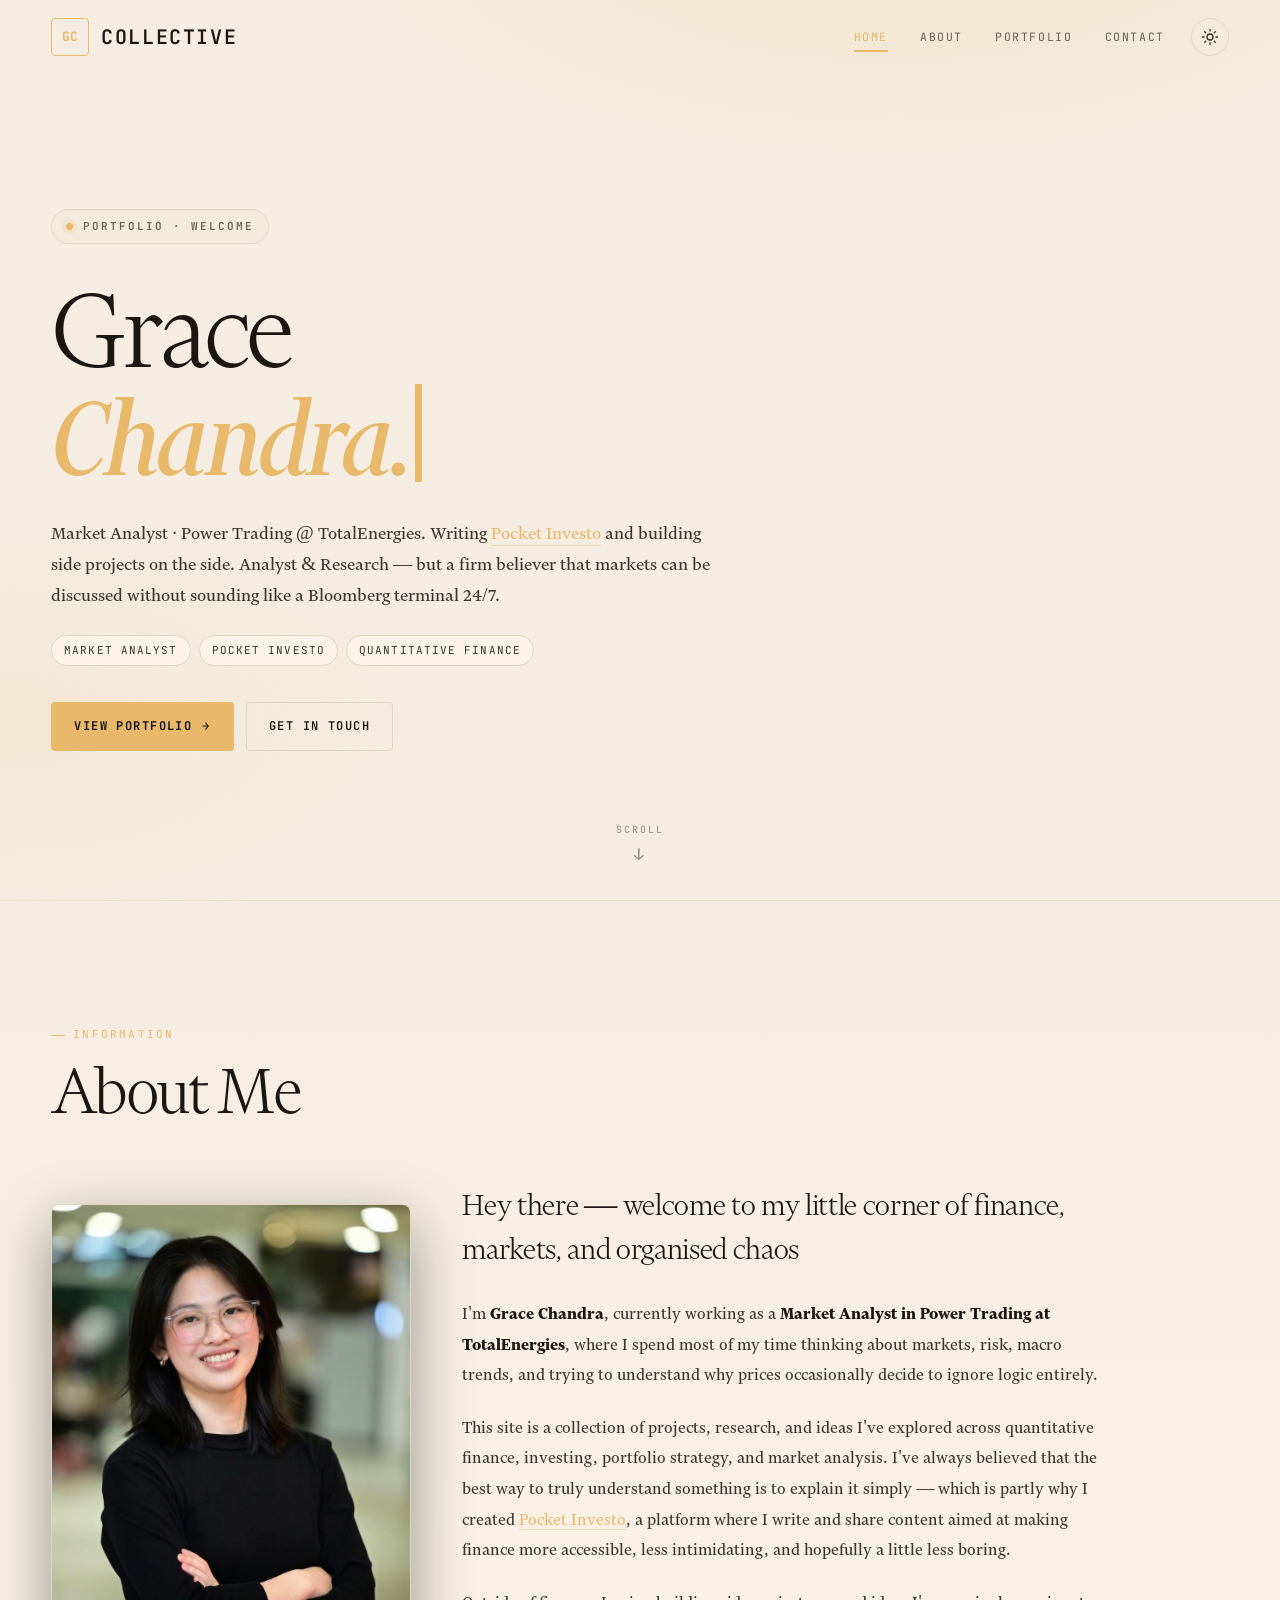
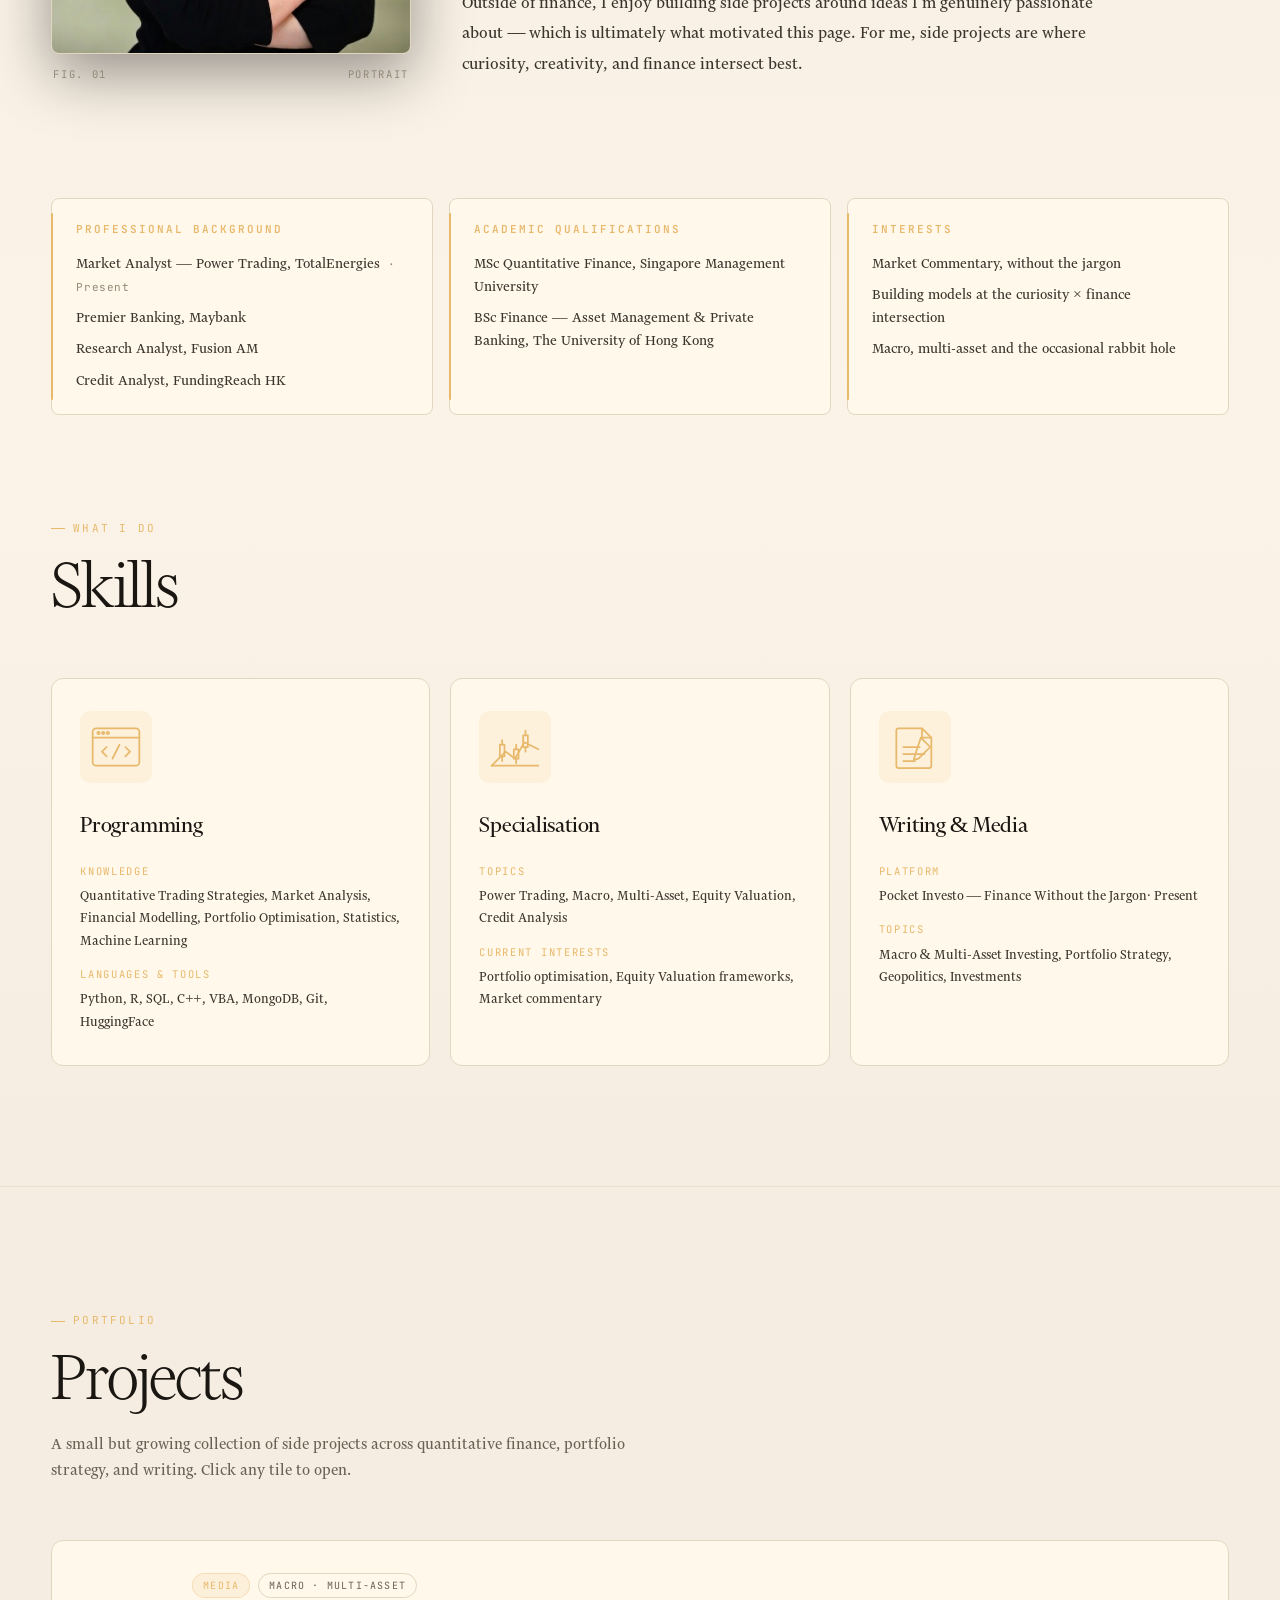
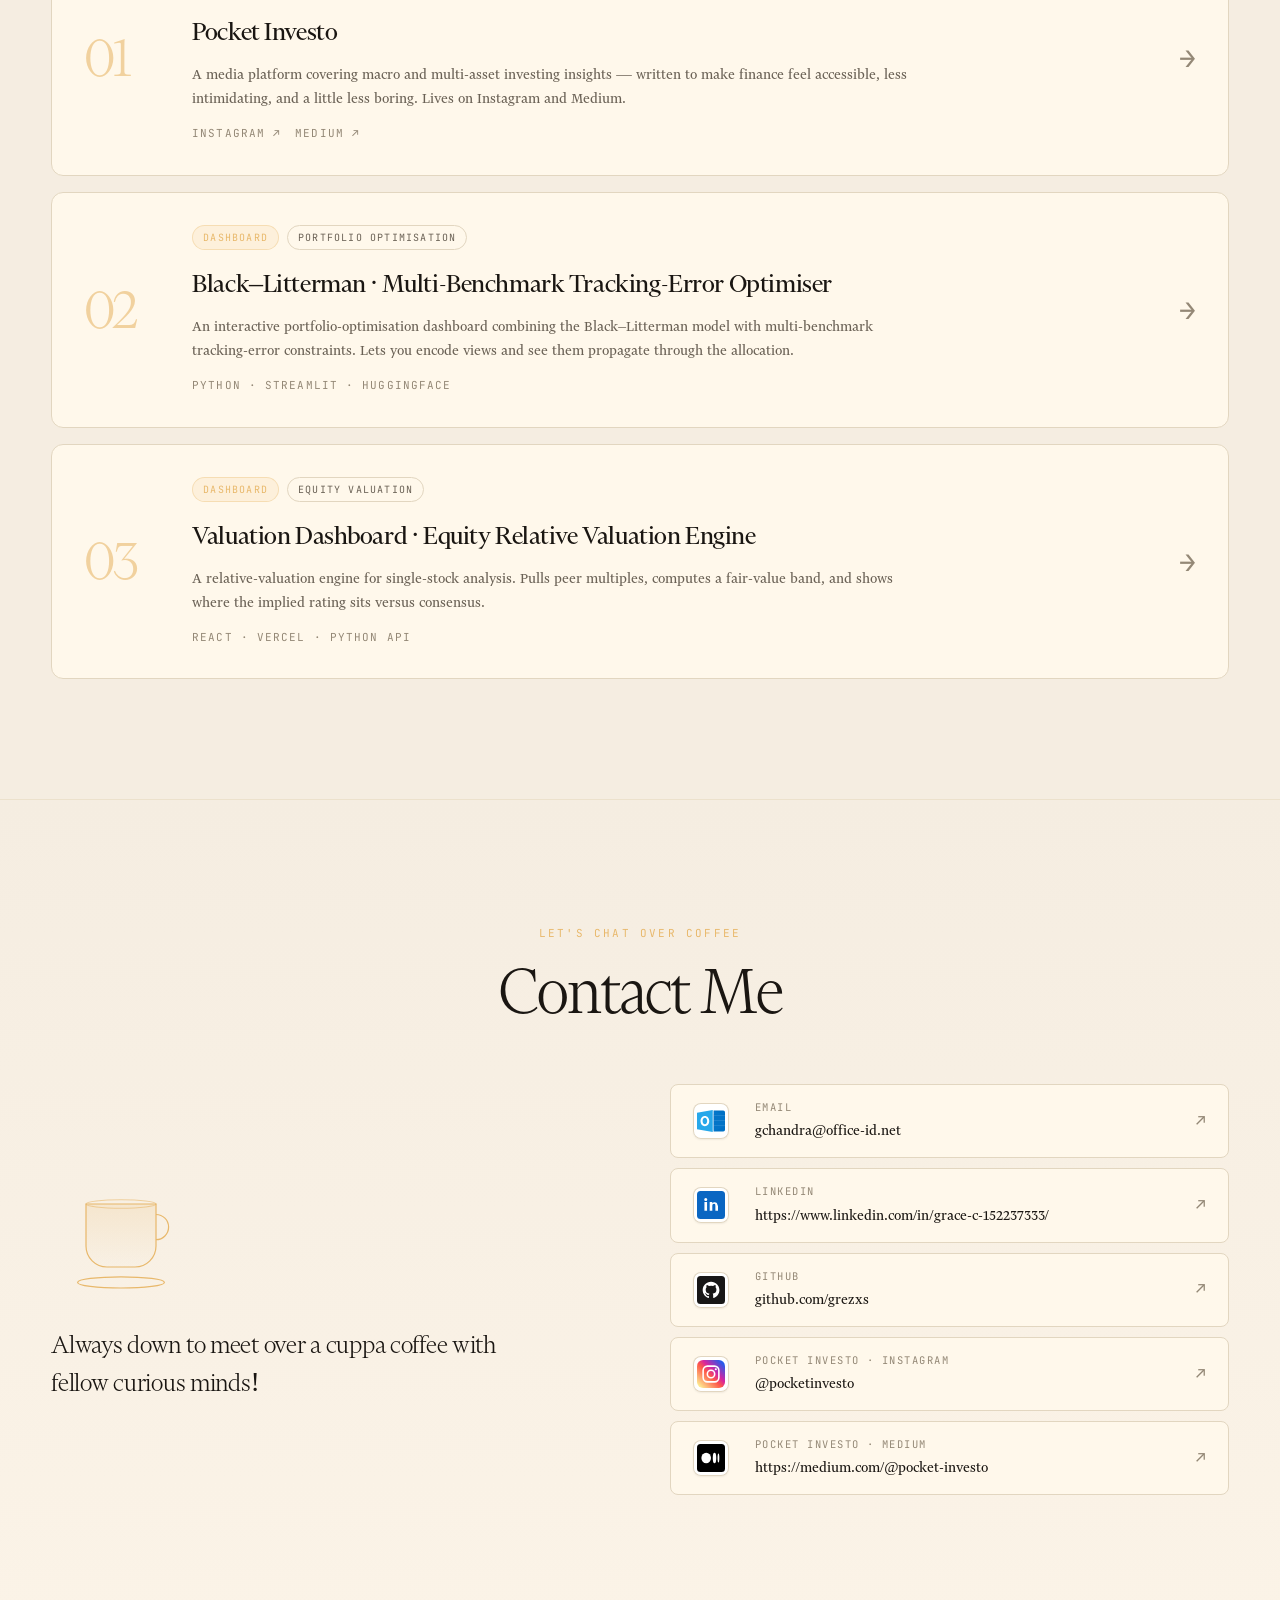
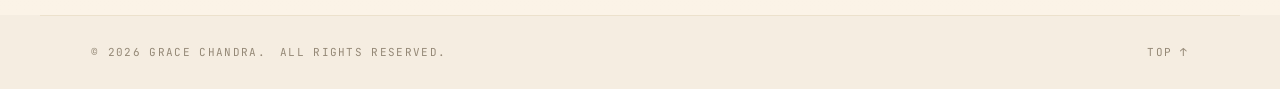
<file: index.html>
<!doctype html>
<html lang="en" data-theme="dark">
<head>
  <meta charset="utf-8" />
  <meta name="viewport" content="width=device-width, initial-scale=1" />
  <meta name="description" content="Grace Chandra — Market Analyst in Power Trading at TotalEnergies. Quantitative finance projects, portfolio tools, and the Pocket Investo writing platform." />
  <link rel="icon" href="data:image/svg+xml,<svg xmlns='http://www.w3.org/2000/svg' viewBox='0 0 32 32'><rect width='32' height='32' rx='5' fill='%230a0a0b'/><text x='50%25' y='54%25' dominant-baseline='central' text-anchor='middle' font-family='monospace' font-weight='700' font-size='13' fill='%23e8b86b'>GC</text></svg>" />
  <title>GCollective · Market Analyst · Pocket Investo</title>
  <link rel="stylesheet" href="colors_and_type.css" />
  <link rel="stylesheet" href="quant.css" />
</head>
<body>

  <!-- ────────────────  NAV  ──────────────── -->
  <header class="nav" data-screen-label="00 Nav">
    <a class="brand" href="#home" aria-label="Home">
      <span class="brand-mark">GC</span>
      <span class="brand-text">
        <span class="brand-name" style="text-transform: none; font-size: 20px">COLLECTIVE<span style="text-transform: lowercase;"></span></span>
      </span>
    </a>
    <nav class="nav-links" aria-label="Primary">
      <a href="#home">Home</a>
      <a href="#about">About</a>
      <a href="#portfolio">Portfolio</a>
      <a href="#contact">Contact</a>
      <button class="theme-toggle" id="theme-toggle" aria-label="Toggle dark/light mode" title="Toggle dark/light mode">
        <svg class="icon-sun"  viewBox="0 0 24 24" width="18" height="18" fill="none" stroke="currentColor" stroke-width="1.8" stroke-linecap="round" stroke-linejoin="round" aria-hidden="true"><circle cx="12" cy="12" r="4"/><path d="M12 2v2M12 20v2M2 12h2M20 12h2M4.93 4.93l1.41 1.41M17.66 17.66l1.41 1.41M4.93 19.07l1.41-1.41M17.66 6.34l1.41-1.41"/></svg>
        <svg class="icon-moon" viewBox="0 0 24 24" width="18" height="18" fill="none" stroke="currentColor" stroke-width="1.8" stroke-linecap="round" stroke-linejoin="round" aria-hidden="true"><path d="M21 12.79A9 9 0 1 1 11.21 3 7 7 0 0 0 21 12.79z"/></svg>
      </button>
    </nav>
  </header>


  <!-- ────────────────  HERO / HOME  ──────────────── -->
  <section id="home" class="hero" data-screen-label="01 Home">
    <div class="hero-grid">
      <div class="hero-text">
        <div class="eyebrow">
          <span class="dot"></span>
          <span>PORTFOLIO · WELCOME</span>
        </div>

        <h1 class="display display-cycle" aria-label="Grace Chandra">
          <span class="cyc cyc-1" style="text-align: left"><span class="cyc-text" data-cyc="first" style="font-size: 120px">GC</span><span class="cyc-caret" data-caret="first"></span></span>
          <em class="cyc cyc-2"><span class="cyc-text" data-cyc="second" style="font-size: 120px">Investo.</span><span class="cyc-caret" data-caret="second"></span></em>
        </h1>

        <p class="lede">
          Market Analyst&nbsp;·&nbsp;Power Trading @ TotalEnergies. Writing
          <a href="https://www.instagram.com/pocket.investo/" target="_blank" rel="noopener">Pocket Investo</a> and building side projects on the side.
          Analyst &amp; Research — but a firm believer that markets can be discussed without sounding like a Bloomberg terminal 24/7.
        </p>

        <p class="subline">
          <span class="pill">Market Analyst</span>
          <span class="pill">Pocket Investo</span>
          <span class="pill">Quantitative Finance</span>
        </p>

        <div class="cta-row">
          <a class="btn btn-primary" href="#portfolio">View Portfolio <span class="arrow">→</span></a>
          <a class="btn btn-ghost" href="#contact">Get in Touch</a>
        </div>
      </div>
    </div>

    <a href="#about" class="scroll-cue" aria-label="Scroll to About">
      <span>Scroll</span>
      <span class="arrow-down">↓</span>
    </a>
  </section>


  <!-- ────────────────  ABOUT  ──────────────── -->
  <section id="about" class="about" data-screen-label="02 About">
    <div class="section-head">
      <span class="kicker">Information</span>
      <h2 class="section-title">About Me</h2>
    </div>

    <div class="about-grid">
      <aside class="about-portrait">
        <div class="portrait-frame">
          <img src="uploads/profile_photo-1779107122001.png" alt="Grace Chandra portrait" />
        </div>
        <div class="portrait-caption">
          <span>FIG. 01</span>
          <span>PORTRAIT</span>
        </div>
      </aside>

      <div class="about-body">
        <p class="hello">Hey there — welcome to my little corner of finance, markets, and organised chaos</p>

        <p>
          I'm <strong>Grace Chandra</strong>, currently working as a <strong>Market Analyst in Power Trading at TotalEnergies</strong>, where I spend most of my time thinking about markets, risk, macro trends, and trying to understand why prices occasionally decide to ignore logic entirely.
        </p>

        <p>
          This site is a collection of projects, research, and ideas I've explored across quantitative finance, investing, portfolio strategy, and market analysis. I've always believed that the best way to truly understand something is to explain it simply — which is partly why I created <a href="https://www.instagram.com/pocket.investo/" target="_blank" rel="noopener">Pocket Investo</a>, a platform where I write and share content aimed at making finance more accessible, less intimidating, and hopefully a little less boring.
        </p>

        <p>
          Outside of finance, I enjoy building side projects around ideas I'm genuinely passionate about — which is ultimately what motivated this page. For me, side projects are where curiosity, creativity, and finance intersect best.
        </p>
      </div>
    </div>

    <!-- ──────────  BIO BLOCKS  ────────── -->
    <div class="bio-blocks">
      <div class="bio-block">
        <h3>Professional Background</h3>
        <ul>
          <li>Market Analyst — Power Trading, TotalEnergies <em>· Present</em></li>
          <li>Premier Banking, Maybank</li>
          <li>Research Analyst, Fusion AM</li>
          <li>Credit Analyst, FundingReach HK</li>
        </ul>
      </div>

      <div class="bio-block">
        <h3>Academic Qualifications</h3>
        <ul>
          <li>MSc Quantitative Finance, Singapore Management University</li>
          <li>BSc Finance — Asset Management &amp; Private Banking, The University of Hong Kong</li>
        </ul>
      </div>

      <div class="bio-block">
        <h3>Interests</h3>
        <ul>
          <li>Market Commentary, without the jargon</li>
          <li>Building models at the curiosity × finance intersection</li>
          <li>Macro, multi-asset and the occasional rabbit hole</li>
        </ul>
      </div>
    </div>


    <!-- ──────────  SKILLS  ────────── -->
    <div class="section-head" style="margin-top: 100px;">
      <span class="kicker">What I Do</span>
      <h2 class="section-title">Skills</h2>
    </div>

    <div class="skills-grid">
      <article class="skill-card">
        <div class="skill-icon">
          <!-- code glyph -->
          <svg viewBox="0 0 48 48" width="56" height="56" fill="none" stroke="currentColor" stroke-width="1.5" stroke-linecap="round" stroke-linejoin="round" aria-hidden="true">
            <rect x="4" y="8" width="40" height="32" rx="3"/>
            <path d="M4 16h40"/>
            <circle cx="9" cy="12" r="1"/>
            <circle cx="13" cy="12" r="1"/>
            <circle cx="17" cy="12" r="1"/>
            <path d="M16 24l-4 4 4 4"/>
            <path d="M32 24l4 4-4 4"/>
            <path d="M27 22l-6 12"/>
          </svg>
        </div>
        <h3>Programming</h3>
        <p class="skill-label">Knowledge</p>
        <p>Quantitative Trading Strategies, Market Analysis, Financial Modelling, Portfolio Optimisation, Statistics, Machine Learning</p>
        <p class="skill-label">Languages &amp; Tools</p>
        <p>Python, R, SQL, C++, VBA, MongoDB, Git, HuggingFace </p>
      </article>

      <article class="skill-card">
        <div class="skill-icon">
          <!-- specialisation: candlestick + trend -->
          <svg viewBox="0 0 48 48" width="56" height="56" fill="none" stroke="currentColor" stroke-width="1.5" stroke-linecap="round" stroke-linejoin="round" aria-hidden="true">
            <path d="M4 40h40"/>
            <path d="M4 40L16 28l8 6 8-14 12 6"/>
            <rect x="11" y="22" width="4" height="10"/>
            <path d="M13 18v4M13 32v4"/>
            <rect x="23" y="26" width="4" height="8"/>
            <path d="M25 22v4M25 34v4"/>
            <rect x="31" y="14" width="4" height="10"/>
            <path d="M33 10v4M33 24v4"/>
          </svg>
        </div>
        <h3>Specialisation</h3>
        <p class="skill-label">Topics</p>
        <p>Power Trading, Macro, Multi-Asset, Equity Valuation, Credit Analysis</p>
        <p class="skill-label">Current Interests</p>
        <p>Portfolio optimisation, Equity Valuation frameworks, Market commentary</p>
      </article>

      <article class="skill-card">
        <div class="skill-icon">
          <!-- writing: pen on paper -->
          <svg viewBox="0 0 48 48" width="56" height="56" fill="none" stroke="currentColor" stroke-width="1.5" stroke-linecap="round" stroke-linejoin="round" aria-hidden="true">
            <path d="M10 8h20l8 8v24a2 2 0 0 1-2 2H10a2 2 0 0 1-2-2V10a2 2 0 0 1 2-2z"/>
            <path d="M30 8v8h8"/>
            <path d="M14 24h14"/>
            <path d="M14 30h18"/>
            <path d="M14 36h10"/>
            <path d="M32 18l8 8-10 10-4 1 1-4z" transform="translate(-3 -2)"/>
          </svg>
        </div>
        <h3>Writing &amp; Media</h3>
        <p class="skill-label">Platform</p>
        <p>Pocket Investo — Finance Without the Jargon· Present</p>
        <p class="skill-label">Topics</p>
        <p>Macro &amp; Multi-Asset Investing, Portfolio Strategy, Geopolitics, Investments</p>
      </article>
    </div>
  </section>


  <!-- ────────────────  PORTFOLIO  ──────────────── -->
  <section id="portfolio" class="portfolio" data-screen-label="03 Portfolio">
    <div class="section-head">
      <span class="kicker">Portfolio</span>
      <h2 class="section-title">Projects</h2>
      <p class="section-sub">A small but growing collection of side projects across quantitative finance, portfolio strategy, and writing. Click any tile to open.</p>
    </div>

    <div class="project-grid">

      <a class="project" href="https://www.instagram.com/pocket.investo/" target="_blank" rel="noopener">
        <div class="project-no">01</div>
        <div class="project-body">
          <div class="project-tags">
            <span>Media</span>
            <span>Macro · Multi-Asset</span>
          </div>
          <h3 class="project-title">Pocket Investo</h3>
          <p class="project-desc">
            A media platform covering macro and multi-asset investing insights — written to make finance feel accessible, less intimidating, and a little less boring. Lives on Instagram and Medium.
          </p>
          <div class="project-links">
            <span class="project-link">Instagram&nbsp;↗</span>
            <span class="project-link">Medium&nbsp;↗</span>
          </div>
        </div>
        <div class="project-arrow">→</div>
      </a>

      <a class="project" href="https://huggingface.co/spaces/gchandra19/BL-MBTE-Dashboard" target="_blank" rel="noopener">
        <div class="project-no">02</div>
        <div class="project-body">
          <div class="project-tags">
            <span>Dashboard</span>
            <span>Portfolio Optimisation</span>
          </div>
          <h3 class="project-title">Black–Litterman · Multi-Benchmark Tracking-Error Optimiser</h3>
          <p class="project-desc">
            An interactive portfolio-optimisation dashboard combining the Black–Litterman model with multi-benchmark tracking-error constraints. Lets you encode views and see them propagate through the allocation.
          </p>
          <div class="project-links">
            <span class="project-link">Python&nbsp;·&nbsp;Streamlit&nbsp;·&nbsp;HuggingFace</span>
          </div>
        </div>
        <div class="project-arrow">→</div>
      </a>

      <a class="project" href="https://stock-rating-analysis.vercel.app/" target="_blank" rel="noopener">
        <div class="project-no">03</div>
        <div class="project-body">
          <div class="project-tags">
            <span>Dashboard</span>
            <span>Equity Valuation</span>
          </div>
          <h3 class="project-title">Valuation Dashboard · Equity Relative Valuation Engine
</h3>
          <p class="project-desc">
            A relative-valuation engine for single-stock analysis. Pulls peer multiples, computes a fair-value band, and shows where the implied rating sits versus consensus.
          </p>
          <div class="project-links">
            <span class="project-link">React&nbsp;·&nbsp;Vercel&nbsp;·&nbsp;Python&nbsp;API</span>
          </div>
        </div>
        <div class="project-arrow">→</div>
      </a>

    </div>
  </section>


  <!-- ────────────────  CONTACT  ──────────────── -->
  <section id="contact" class="contact" data-screen-label="04 Contact">
    <div class="section-head centered">
      <span class="kicker">Let's chat over coffee</span>
      <h2 class="section-title">Contact Me</h2>
    </div>

    <div class="contact-grid">
      <div class="contact-blurb">
        <!-- Illustration: animated, switchable via Tweaks → Contact illo -->
        <div class="contact-illo" aria-hidden="true">

          <!-- A) Coffee cup with rising steam (default) -->
          <svg viewBox="0 0 200 200" class="coffee-svg illo-variant" data-illo="coffee">
            <defs>
              <linearGradient id="cgrad" x1="0" x2="0" y1="0" y2="1">
                <stop offset="0%"  stop-color="var(--action)" stop-opacity="0.18"/>
                <stop offset="100%" stop-color="var(--action)" stop-opacity="0"/>
              </linearGradient>
              <clipPath id="steamClip">
                <rect x="55" y="-20" width="90" height="70"/>
              </clipPath>
            </defs>
            <!-- Steam group: each wisp drifts up & fades, staggered -->
            <g clip-path="url(#steamClip)" class="steam-group">
              <path class="wisp wisp-1" d="M82 50 q-7 -12 3 -22 q11 12 -3 22z" fill="none" stroke="currentColor" stroke-width="1.5"/>
              <path class="wisp wisp-2" d="M100 50 q-7 -12 3 -22 q11 12 -3 22z" fill="none" stroke="currentColor" stroke-width="1.5"/>
              <path class="wisp wisp-3" d="M118 50 q-7 -12 3 -22 q11 12 -3 22z" fill="none" stroke="currentColor" stroke-width="1.5"/>
            </g>
            <!-- Cup (gently bobs) -->
            <g class="cup-group">
              <path d="M50 60 h100 v60 a30 30 0 0 1 -30 30 h-40 a30 30 0 0 1 -30 -30 z" fill="url(#cgrad)" stroke="currentColor" stroke-width="1.75"/>
              <path d="M150 75 a18 18 0 0 1 0 36" fill="none" stroke="currentColor" stroke-width="1.75"/>
              <ellipse cx="100" cy="60" rx="50" ry="6" fill="none" stroke="currentColor" stroke-width="1.5" opacity="0.6"/>
            </g>
            <!-- Saucer (static base) -->
            <ellipse cx="100" cy="172" rx="62" ry="8" fill="none" stroke="currentColor" stroke-width="1.75"/>
          </svg>

          <!-- B) Top-down: ripple in a cup -->
          <svg viewBox="0 0 200 200" class="coffee-svg illo-variant" data-illo="ripple">
            <circle cx="100" cy="100" r="64" fill="none" stroke="currentColor" stroke-width="1.75"/>
            <circle cx="100" cy="100" r="54" fill="url(#cgrad)" stroke="currentColor" stroke-width="1.25" opacity="0.85"/>
            <!-- Concentric ripples expanding outward -->
            <circle class="ripple ripple-1" cx="100" cy="100" r="6" fill="none" stroke="currentColor" stroke-width="1.25"/>
            <circle class="ripple ripple-2" cx="100" cy="100" r="6" fill="none" stroke="currentColor" stroke-width="1.25"/>
            <circle class="ripple ripple-3" cx="100" cy="100" r="6" fill="none" stroke="currentColor" stroke-width="1.25"/>
            <!-- Handle hint -->
            <path d="M164 88 a14 14 0 0 1 0 24" fill="none" stroke="currentColor" stroke-width="1.5" opacity="0.7"/>
          </svg>

          <!-- C) Abstract steam waves only — minimal -->
          <svg viewBox="0 0 200 200" class="coffee-svg illo-variant" data-illo="waves">
            <g class="waves-group" fill="none" stroke="currentColor" stroke-width="1.5" stroke-linecap="round">
              <path class="wave wave-1" d="M40 110 q15 -18 30 0 t30 0 t30 0 t30 0"/>
              <path class="wave wave-2" d="M40 100 q15 -18 30 0 t30 0 t30 0 t30 0" opacity="0.7"/>
              <path class="wave wave-3" d="M40 90 q15 -18 30 0 t30 0 t30 0 t30 0" opacity="0.45"/>
              <path class="wave wave-4" d="M40 80 q15 -18 30 0 t30 0 t30 0 t30 0" opacity="0.25"/>
            </g>
            <!-- Tiny cup base anchor -->
            <line x1="56" y1="148" x2="144" y2="148" stroke="currentColor" stroke-width="1.5"/>
            <line x1="68" y1="158" x2="132" y2="158" stroke="currentColor" stroke-width="1.25" opacity="0.6"/>
          </svg>

          <!-- D) Coffee bean orbit -->
          <svg viewBox="0 0 200 200" class="coffee-svg illo-variant" data-illo="bean">
            <circle cx="100" cy="100" r="70" fill="none" stroke="currentColor" stroke-width="1" opacity="0.35" stroke-dasharray="2 5"/>
            <!-- Bean -->
            <g class="bean-group">
              <ellipse cx="100" cy="100" rx="28" ry="42" fill="url(#cgrad)" stroke="currentColor" stroke-width="1.75" transform="rotate(-18 100 100)"/>
              <path d="M100 64 q-8 36 0 72" fill="none" stroke="currentColor" stroke-width="1.5" transform="rotate(-18 100 100)"/>
            </g>
            <!-- Orbiting dots -->
            <circle class="orbit-dot orbit-1" cx="100" cy="30" r="3" fill="currentColor"/>
            <circle class="orbit-dot orbit-2" cx="100" cy="30" r="2" fill="currentColor" opacity="0.6"/>
          </svg>

        </div>

        <p class="lede">Always down to meet over a cuppa coffee with fellow curious minds!</p>
      </div>

      <ul class="contact-list">
        <li>
          <a href="mailto:gchandra@office-id.net?subject=Hello%20from%20your%20portfolio">
            <span class="ch-icon" aria-hidden="true">
              <!-- Outlook -->
              <svg viewBox="0 0 32 32" width="22" height="22">
                <path fill="#0072C6" d="M19 4h11a2 2 0 0 1 2 2v20a2 2 0 0 1-2 2H19V4z"/>
                <path fill="#0364B8" d="M19 8h13v6H19zM19 14h13v6H19zM19 20h13v6H19z" opacity=".25"/>
                <path fill="#fff" d="M19 9h13v.5H19zM19 15h13v.5H19zM19 21h13v.5H19z" opacity=".5"/>
                <path fill="#1490DF" d="M19 4l13 6v12l-13 6V4z" opacity=".15"/>
                <path fill="#28A8EA" d="M0 6.5l18-3v25l-18-3v-19z"/>
                <path fill="#fff" d="M9 10.2c-2.9 0-5 2.4-5 5.9s2.1 5.9 5 5.9 5-2.4 5-5.9-2.1-5.9-5-5.9zm0 9.6c-1.6 0-2.6-1.5-2.6-3.7s1-3.7 2.6-3.7 2.6 1.5 2.6 3.7-1 3.7-2.6 3.7z"/>
              </svg>
            </span>
            <span class="ch-text">
              <span class="ch-label">Email</span>
              <span class="ch-value">gchandra@office-id.net</span>
            </span>
            <span class="ch-arrow">↗</span>
          </a>
        </li>
        <li>
          <a href="https://www.linkedin.com/in/grace-c-152237333/" target="_blank" rel="noopener">
            <span class="ch-icon" aria-hidden="true">
              <!-- LinkedIn -->
              <svg viewBox="0 0 32 32" width="22" height="22">
                <rect width="32" height="32" rx="4" fill="#0A66C2"/>
                <path fill="#fff" d="M11.5 12.5h-3v10h3v-10zM10 8a1.75 1.75 0 1 0 0 3.5A1.75 1.75 0 0 0 10 8zM23.5 16.6c0-2.4-1.3-3.8-3.3-3.8-1.5 0-2.3.85-2.7 1.45V12.5H14.5v10h3v-5.4c0-1.5.7-2.4 1.95-2.4s1.55.9 1.55 2.4v5.4h3v-5.9z"/>
              </svg>
            </span>
            <span class="ch-text">
              <span class="ch-label">LinkedIn</span>
              <span class="ch-value">https://www.linkedin.com/in/grace-c-152237333/</span>
            </span>
            <span class="ch-arrow">↗</span>
          </a>
        </li>
        <li>
          <a href="https://github.com/grezxs" target="_blank" rel="noopener">
            <span class="ch-icon" aria-hidden="true">
              <!-- GitHub -->
              <svg viewBox="0 0 32 32" width="22" height="22">
                <rect width="32" height="32" rx="4" fill="#181717"/>
                <path fill="#fff" d="M16 6.5c-5.25 0-9.5 4.25-9.5 9.5 0 4.2 2.72 7.76 6.5 9.02.48.08.65-.2.65-.46v-1.6c-2.65.58-3.2-1.27-3.2-1.27-.43-1.1-1.05-1.4-1.05-1.4-.87-.6.06-.58.06-.58.95.07 1.45.98 1.45.98.85 1.46 2.23 1.04 2.78.8.08-.62.33-1.04.6-1.28-2.11-.24-4.34-1.06-4.34-4.7 0-1.04.37-1.9 1-2.56-.1-.25-.43-1.23.1-2.56 0 0 .8-.26 2.63.98a9.1 9.1 0 0 1 4.78 0c1.83-1.24 2.63-.98 2.63-.98.53 1.33.2 2.31.1 2.56.62.66 1 1.52 1 2.56 0 3.65-2.23 4.46-4.35 4.7.34.3.64.88.64 1.78v2.63c0 .26.17.55.66.46 3.78-1.26 6.5-4.82 6.5-9.02 0-5.25-4.25-9.5-9.5-9.5z"/>
              </svg>
            </span>
            <span class="ch-text">
              <span class="ch-label">GitHub</span>
              <span class="ch-value">github.com/grezxs</span>
            </span>
            <span class="ch-arrow">↗</span>
          </a>
        </li>
        <li>
          <a href="https://www.instagram.com/pocket.investo/" target="_blank" rel="noopener">
            <span class="ch-icon" aria-hidden="true">
              <!-- Instagram -->
              <svg viewBox="0 0 32 32" width="22" height="22">
                <defs>
                  <linearGradient id="ig-grad" x1="0" y1="1" x2="1" y2="0">
                    <stop offset="0%"   stop-color="#fdf497"/>
                    <stop offset="5%"   stop-color="#fdf497"/>
                    <stop offset="45%"  stop-color="#fd5949"/>
                    <stop offset="60%"  stop-color="#d6249f"/>
                    <stop offset="90%"  stop-color="#285AEB"/>
                  </linearGradient>
                </defs>
                <rect width="32" height="32" rx="7" fill="url(#ig-grad)"/>
                <rect x="7" y="7" width="18" height="18" rx="5" fill="none" stroke="#fff" stroke-width="1.8"/>
                <circle cx="16" cy="16" r="4.2" fill="none" stroke="#fff" stroke-width="1.8"/>
                <circle cx="21.5" cy="10.5" r="1.2" fill="#fff"/>
              </svg>
            </span>
            <span class="ch-text">
              <span class="ch-label">Pocket Investo · Instagram</span>
              <span class="ch-value">@pocketinvesto</span>
            </span>
            <span class="ch-arrow">↗</span>
          </a>
        </li>
        <li>
          <a href="https://medium.com/@pocket-investo" target="_blank" rel="noopener">
            <span class="ch-icon" aria-hidden="true">
              <!-- Medium -->
              <svg viewBox="0 0 32 32" width="22" height="22">
                <rect width="32" height="32" rx="4" fill="#000"/>
                <ellipse cx="10.5" cy="16" rx="5.5" ry="6" fill="#fff"/>
                <ellipse cx="20" cy="16" rx="2" ry="6" fill="#fff"/>
                <ellipse cx="24.5" cy="16" rx="1" ry="5.2" fill="#fff"/>
              </svg>
            </span>
            <span class="ch-text">
              <span class="ch-label">Pocket Investo · Medium</span>
              <span class="ch-value">https://medium.com/@pocket-investo</span>
            </span>
            <span class="ch-arrow">↗</span>
          </a>
        </li>
      </ul>
    </div>
  </section>


  <!-- ────────────────  FOOTER  ──────────────── -->
  <footer class="footer">
    <div class="foot-row">
      <span>© 2026 Grace Chandra.</span>
      <span>All rights reserved.</span>
    </div>
    <div class="foot-row">
      <a href="#home">Top ↑</a>
    </div>
  </footer>


  <!-- ────────────────  TWEAKS PANEL  ──────────────── -->
  <div class="tweaks" id="tweaks" hidden>
    <div class="tweaks-head">
      <span>Tweaks</span>
      <button class="tweaks-close" id="tweaks-close" aria-label="Close tweaks">×</button>
    </div>
    <div class="tweaks-body">

      <div class="tw-section">
        <div class="tw-label">Accent</div>
        <div class="tw-swatches" data-key="accent">
          <button class="tw-swatch" data-value="#e8b86b" style="--c:#e8b86b" title="Gold"></button>
          <button class="tw-swatch" data-value="#ff9e1b" style="--c:#ff9e1b" title="Amber"></button>
          <button class="tw-swatch" data-value="#7eb893" style="--c:#7eb893" title="Sage"></button>
          <button class="tw-swatch" data-value="#8aa9ff" style="--c:#8aa9ff" title="Periwinkle"></button>
          <button class="tw-swatch" data-value="#d97a7a" style="--c:#d97a7a" title="Claret"></button>
        </div>
      </div>

      <div class="tw-section">
        <div class="tw-label">Heading style</div>
        <div class="tw-radio" data-key="headingStyle">
          <button data-value="italic">Italic accent</button>
          <button data-value="plain">Plain</button>
          <button data-value="underline">Underline</button>
        </div>
      </div>

      <div class="tw-section">
        <div class="tw-label">Portrait shape</div>
        <div class="tw-radio" data-key="portraitShape">
          <button data-value="rect">Rect</button>
          <button data-value="rounded">Rounded</button>
          <button data-value="circle">Circle</button>
        </div>
      </div>

      <div class="tw-section">
        <div class="tw-label">Density</div>
        <div class="tw-radio" data-key="density">
          <button data-value="compact">Compact</button>
          <button data-value="default">Default</button>
          <button data-value="roomy">Roomy</button>
        </div>
      </div>

      <div class="tw-section">
        <div class="tw-label">Theme</div>
        <div class="tw-radio" data-key="theme">
          <button data-value="dark">Dark</button>
          <button data-value="midnight">Midnight</button>
          <button data-value="paper">Light</button>
        </div>
      </div>

      <div class="tw-section">
        <div class="tw-label">Display weight</div>
        <div class="tw-radio" data-key="displayWeight">
          <button data-value="light">Light</button>
          <button data-value="regular">Regular</button>
          <button data-value="bold">Bold</button>
        </div>
      </div>

      <div class="tw-section">
        <div class="tw-label">Background</div>
        <div class="tw-radio" data-key="background">
          <button data-value="glow">Glow</button>
          <button data-value="grid">Grid</button>
          <button data-value="plain">Plain</button>
        </div>
      </div>

      <div class="tw-section">
        <div class="tw-label">Nav style</div>
        <div class="tw-radio" data-key="navStyle">
          <button data-value="floating">Glass</button>
          <button data-value="solid">Solid</button>
          <button data-value="minimal">Minimal</button>
        </div>
      </div>

      <div class="tw-section">
        <div class="tw-label">Project tile</div>
        <div class="tw-radio" data-key="projectStyle">
          <button data-value="card">Card</button>
          <button data-value="minimal">Minimal</button>
          <button data-value="index">Index</button>
        </div>
      </div>

      <div class="tw-section">
        <div class="tw-label">Show hero pills</div>
        <div class="tw-toggle" data-key="showPills">
          <button data-value="true">On</button>
          <button data-value="false">Off</button>
        </div>
      </div>

      <div class="tw-section">
        <div class="tw-label">Show skills section</div>
        <div class="tw-toggle" data-key="showSkills">
          <button data-value="true">On</button>
          <button data-value="false">Off</button>
        </div>
      </div>

      <div class="tw-section">
        <div class="tw-label">Show coffee illustration</div>
        <div class="tw-toggle" data-key="showCoffee">
          <button data-value="true">On</button>
          <button data-value="false">Off</button>
        </div>
      </div>

      <div class="tw-section">
        <div class="tw-label">Contact illustration</div>
        <div class="tw-radio" data-key="contactIllo">
          <button data-value="coffee">Cup</button>
          <button data-value="ripple">Ripple</button>
          <button data-value="waves">Waves</button>
          <button data-value="bean">Bean</button>
        </div>
      </div>

    </div>
  </div>

  <!-- ────────────────  ACTIVE NAV HIGHLIGHTING + REVEAL  ──────────────── -->
  <script>
    (function () {
      const links = document.querySelectorAll('.nav-links a');
      const sections = ['home','about','portfolio','contact'].map(id => document.getElementById(id));

      function setActive(id) {
        links.forEach(a => {
          a.classList.toggle('active', a.getAttribute('href') === '#' + id);
        });
      }

      const obs = new IntersectionObserver((entries) => {
        entries.forEach(e => {
          if (e.isIntersecting) setActive(e.target.id);
        });
      }, { rootMargin: '-40% 0px -50% 0px', threshold: 0 });

      sections.forEach(s => s && obs.observe(s));

      // Reveal on scroll
      const reveal = document.querySelectorAll('.section-head, .about-grid, .bio-block, .skill-card, .project, .contact-blurb, .contact-list, .hero-text, .hero-photo');
      const robs = new IntersectionObserver((entries) => {
        entries.forEach(e => {
          if (e.isIntersecting) {
            e.target.classList.add('in');
            robs.unobserve(e.target);
          }
        });
      }, { threshold: 0.12 });
      reveal.forEach(el => robs.observe(el));

      // Solidify nav on scroll
      const nav = document.querySelector('.nav');
      const onScroll = () => nav.classList.toggle('scrolled', window.scrollY > 24);
      onScroll();
      window.addEventListener('scroll', onScroll, { passive: true });
    })();
  </script>
  <script>
    /* ────────  HERO TITLE — TYPEWRITER CYCLE  ──────── */
    (function () {
      const phrases = [
        ['Grace',  'Chandra.'],
        ['GC',     'Collective.'],
        ['Pocket', 'Investo.']
      ];

      const first  = document.querySelector('[data-cyc="first"]');
      const second = document.querySelector('[data-cyc="second"]');
      const caret1 = document.querySelector('[data-caret="first"]');
      const caret2 = document.querySelector('[data-caret="second"]');
      if (!first || !second) return;

      const TYPE_MS   = 75;
      const DEL_MS    = 38;
      const HOLD_MS   = 1800;
      const GAP_MS    = 220;   // between line 1 and line 2
      const BETWEEN_MS = 380;  // between phrases

      const sleep = (ms) => new Promise(r => setTimeout(r, ms));
      // Slight randomization makes typing feel less mechanical
      const jitter = (ms) => ms + (Math.random() * 30 - 10);

      function showCaret(el, blink = false) {
        if (!el) return;
        el.classList.add('active');
        el.classList.toggle('typing', !blink);
      }
      function hideCaret(el) {
        if (!el) return;
        el.classList.remove('active', 'typing');
      }

      async function type(el, caret, text) {
        showCaret(caret, false);
        for (let i = 1; i <= text.length; i++) {
          el.textContent = text.slice(0, i);
          await sleep(jitter(TYPE_MS));
        }
      }
      async function del(el, caret) {
        showCaret(caret, false);
        const text = el.textContent;
        for (let i = text.length - 1; i >= 0; i--) {
          el.textContent = text.slice(0, i);
          await sleep(DEL_MS);
        }
      }

      async function run() {
        let i = 0;
        // Tiny initial breath so the page settles before the show starts
        await sleep(450);
        while (true) {
          const [a, b] = phrases[i];

          // Type line 1
          await type(first, caret1, a);
          showCaret(caret1, true); // let it blink while we pause
          await sleep(GAP_MS);
          hideCaret(caret1);

          // Type line 2
          await type(second, caret2, b);
          showCaret(caret2, true); // blink during the hold
          await sleep(HOLD_MS);

          // Delete line 2
          await del(second, caret2);
          hideCaret(caret2);

          // Delete line 1
          await del(first, caret1);
          hideCaret(caret1);

          await sleep(BETWEEN_MS);
          i = (i + 1) % phrases.length;
        }
      }

      // Respect reduced-motion: render the canonical name statically
      const reduced = window.matchMedia('(prefers-reduced-motion: reduce)').matches;
      if (reduced) {
        first.textContent  = 'Grace';
        second.textContent = 'Chandra.';
      } else {
        run();
      }
    })();
  </script>
  <script>
    /* ────────  TWEAKS  ──────── */
    (function () {
      const TWEAKS = /*EDITMODE-BEGIN*/{
        "accent": "#e8b86b",
        "headingStyle": "italic",
        "portraitShape": "rect",
        "density": "default",
        "theme": "paper",
        "showCoffee": true,
        "contactIllo": "coffee",
        "displayWeight": "light",
        "background": "glow",
        "navStyle": "floating",
        "projectStyle": "card",
        "showPills": true,
        "showSkills": true
      }/*EDITMODE-END*/;

      const state = { ...TWEAKS };

      const panel = document.getElementById('tweaks');
      const closeBtn = document.getElementById('tweaks-close');

      function apply() {
        const r = document.documentElement;
        // accent — drive --action across the page
        r.style.setProperty('--action', state.accent);
        r.style.setProperty('--action-hover', lighten(state.accent, 0.12));
        r.style.setProperty('--action-soft', hexA(state.accent, 0.12));

        r.dataset.headingStyle = state.headingStyle;
        r.dataset.portraitShape = state.portraitShape;
        r.dataset.density = state.density;
        r.dataset.theme = state.theme;
        r.dataset.showCoffee = state.showCoffee ? 'on' : 'off';
        r.dataset.contactIllo = state.contactIllo;
        r.dataset.displayWeight = state.displayWeight;
        r.dataset.background = state.background;
        r.dataset.navStyle = state.navStyle;
        r.dataset.projectStyle = state.projectStyle;
        r.dataset.showPills = state.showPills ? 'on' : 'off';
        r.dataset.showSkills = state.showSkills ? 'on' : 'off';

        // Update active states on tweak controls
        panel.querySelectorAll('[data-key]').forEach(group => {
          const key = group.dataset.key;
          const val = String(state[key]);
          group.querySelectorAll('button').forEach(b => {
            b.classList.toggle('active', b.dataset.value === val);
          });
        });
      }

      function setKey(key, raw) {
        let value = raw;
        if (raw === 'true') value = true;
        else if (raw === 'false') value = false;
        state[key] = value;
        apply();
        // persist to host
        try {
          window.parent.postMessage({ type: '__edit_mode_set_keys', edits: { [key]: value } }, '*');
        } catch (e) {}
      }

      // Wire up clicks
      panel.querySelectorAll('[data-key]').forEach(group => {
        const key = group.dataset.key;
        group.querySelectorAll('button').forEach(b => {
          b.addEventListener('click', () => setKey(key, b.dataset.value));
        });
      });

      // Host protocol — register listener FIRST, then announce availability
      window.addEventListener('message', (e) => {
        if (e.data?.type === '__activate_edit_mode') {
          panel.hidden = false;
          requestAnimationFrame(() => panel.classList.add('open'));
        } else if (e.data?.type === '__deactivate_edit_mode') {
          panel.classList.remove('open');
          setTimeout(() => { panel.hidden = true; }, 220);
        }
      });
      closeBtn.addEventListener('click', () => {
        panel.classList.remove('open');
        setTimeout(() => { panel.hidden = true; }, 220);
        try {
          window.parent.postMessage({ type: '__edit_mode_dismissed' }, '*');
        } catch (e) {}
      });
      try {
        window.parent.postMessage({ type: '__edit_mode_available' }, '*');
      } catch (e) {}

      // Helpers
      function hexA(hex, a) {
        const { r, g, b } = parseHex(hex);
        return `rgba(${r},${g},${b},${a})`;
      }
      function lighten(hex, amount) {
        const { r, g, b } = parseHex(hex);
        const lr = Math.min(255, Math.round(r + (255 - r) * amount));
        const lg = Math.min(255, Math.round(g + (255 - g) * amount));
        const lb = Math.min(255, Math.round(b + (255 - b) * amount));
        return `rgb(${lr},${lg},${lb})`;
      }
      function parseHex(hex) {
        const h = hex.replace('#', '');
        return {
          r: parseInt(h.slice(0,2), 16),
          g: parseInt(h.slice(2,4), 16),
          b: parseInt(h.slice(4,6), 16),
        };
      }

      apply();

      /* ────────  Top-nav dark/light toggle  ──────── */
      const themeBtn = document.getElementById('theme-toggle');
      themeBtn.addEventListener('click', () => {
        const next = state.theme === 'paper' ? 'dark' : 'paper';
        setKey('theme', next);
      });
    })();
  </script>

  <style id="__om-edit-overrides">
    #contact .lede >:is(h1,h2,h3,h4,h5,h6,p,li,dt,dd,blockquote,figcaption,label,span,a,em,strong,small,td,th,caption) { font-family: "Financier Display" !important; font-size: 30px !important }
    [aria-label="Home"] :is(h1,h2,h3,h4,h5,h6,p,li,dt,dd,blockquote,figcaption,label,span,a,em,strong,small,td,th,caption) >:is(h1,h2,h3,h4,h5,h6,p,li,dt,dd,blockquote,figcaption,label,span,a,em,strong,small,td,th,caption) >b { font-size: 20px !important }
  </style>
</body>
</html>
</file>
<file: colors_and_type.css>
/* ==========================================================================
   Stock Rating Analysis — Design Tokens
   Drop-in: <link rel="stylesheet" href="colors_and_type.css">
   ========================================================================== */

/* If a future surface needs more iconography, Lucide is the closest match
   in spirit (single-weight stroke, restrained). Uncomment to opt in:
   <script src="https://unpkg.com/lucide@latest"></script>
*/

/* Inter & JetBrains Mono — Google Fonts CDN (no local files bundled). */
@import url("https://fonts.googleapis.com/css2?family=Inter:wght@400;500;600;700;800&family=JetBrains+Mono:wght@400;500&display=swap");

/* ─────────────────────────────────────────────────────────────────────
   Financier — the FT brand serif, self-hosted.
   Two optical sizes:
     - Financier Display  → H1, large editorial type (28px+)
     - Financier Text     → body editorial, pull quotes, callouts (≤24px)
   Test naming kept on the @font-face src URLs to match the uploaded files;
   family names are normalised so authors can write `font-family: 'Financier Display'`.
   ───────────────────────────────────────────────────────────────────── */

/* ── Financier Display ──────────────────────────────────────────────── */
@font-face {
  font-family: 'Financier Display';
  font-weight: 300; font-style: normal; font-display: swap;
  src: url('fonts/TestFinancierDisplay-Light-BF6617577302761.otf') format('opentype');
}
@font-face {
  font-family: 'Financier Display';
  font-weight: 300; font-style: italic; font-display: swap;
  src: url('fonts/TestFinancierDisplay-LightItalic-BF66175772ecbb3.otf') format('opentype');
}
@font-face {
  font-family: 'Financier Display';
  font-weight: 400; font-style: normal; font-display: swap;
  src: url('fonts/TestFinancierDisplay-Regular-BF66175772f0c08.otf') format('opentype');
}
@font-face {
  font-family: 'Financier Display';
  font-weight: 400; font-style: italic; font-display: swap;
  src: url('fonts/TestFinancierDisplay-RegularItalic-BF66175772e2ffb.otf') format('opentype');
}
@font-face {
  font-family: 'Financier Display';
  font-weight: 500; font-style: normal; font-display: swap;
  src: url('fonts/TestFinancierDisplay-Medium-BF66175772f1b99.otf') format('opentype');
}
@font-face {
  font-family: 'Financier Display';
  font-weight: 500; font-style: italic; font-display: swap;
  src: url('fonts/TestFinancierDisplay-MediumItalic-BF66175772a68ae.otf') format('opentype');
}
@font-face {
  font-family: 'Financier Display';
  font-weight: 600; font-style: normal; font-display: swap;
  src: url('fonts/TestFinancierDisplay-Semibold-BF66175772a85c7.otf') format('opentype');
}
@font-face {
  font-family: 'Financier Display';
  font-weight: 600; font-style: italic; font-display: swap;
  src: url('fonts/TestFinancierDisplay-SemiboldItalic-BF66175772e11c7.otf') format('opentype');
}
@font-face {
  font-family: 'Financier Display';
  font-weight: 700; font-style: normal; font-display: swap;
  src: url('fonts/TestFinancierDisplay-Bold-BF661757723d7e3.otf') format('opentype');
}
@font-face {
  font-family: 'Financier Display';
  font-weight: 700; font-style: italic; font-display: swap;
  src: url('fonts/TestFinancierDisplay-BoldItalic-BF66175772cbe41.otf') format('opentype');
}
@font-face {
  font-family: 'Financier Display';
  font-weight: 900; font-style: normal; font-display: swap;
  src: url('fonts/TestFinancierDisplay-Black-BF6617577273d88.otf') format('opentype');
}
@font-face {
  font-family: 'Financier Display';
  font-weight: 900; font-style: italic; font-display: swap;
  src: url('fonts/TestFinancierDisplay-BlackItalic-BF6617577248bda.otf') format('opentype');
}

/* ── Financier Text ─────────────────────────────────────────────────── */
@font-face {
  font-family: 'Financier Text';
  font-weight: 400; font-style: normal; font-display: swap;
  src: url('fonts/TestFinancierText-Regular-BF66175773066ef.otf') format('opentype');
}
@font-face {
  font-family: 'Financier Text';
  font-weight: 400; font-style: italic; font-display: swap;
  src: url('fonts/TestFinancierText-RegularItalic-BF66175772ca8b9.otf') format('opentype');
}
@font-face {
  font-family: 'Financier Text';
  font-weight: 500; font-style: normal; font-display: swap;
  src: url('fonts/TestFinancierText-Medium-BF66175772edb27.otf') format('opentype');
}
@font-face {
  font-family: 'Financier Text';
  font-weight: 500; font-style: italic; font-display: swap;
  src: url('fonts/TestFinancierText-MediumItalic-BF66175772ad058.otf') format('opentype');
}
@font-face {
  font-family: 'Financier Text';
  font-weight: 700; font-style: normal; font-display: swap;
  src: url('fonts/TestFinancierText-Bold-BF66175772cf1e5.otf') format('opentype');
}
@font-face {
  font-family: 'Financier Text';
  font-weight: 700; font-style: italic; font-display: swap;
  src: url('fonts/TestFinancierText-BoldItalic-BF66175772c74e7.otf') format('opentype');
}
@font-face {
  font-family: 'Financier Text';
  font-weight: 900; font-style: normal; font-display: swap;
  src: url('fonts/TestFinancierText-Black-BF66175772e3db2.otf') format('opentype');
}
@font-face {
  font-family: 'Financier Text';
  font-weight: 900; font-style: italic; font-display: swap;
  src: url('fonts/TestFinancierText-BlackItalic-BF66175771925e6.otf') format('opentype');
}

/* =====================================================================
   Theme palette — Light = FT paper / Dark = Bloomberg terminal (default).
   Set `data-theme="light"` or `data-theme="dark"` on <html> (or any
   ancestor). Defaults to dark, with `prefers-color-scheme: light` as a
   fallback when no explicit theme is set.
   ===================================================================== */

:root,
:root[data-theme="dark"] {
  /* ── Surface (Bloomberg terminal — near-black) ───────────────────────── */
  --color-bg:        #0a0a0b;
  --color-card:      #131316;
  --color-card-2:    #1b1b1f;        /* raised surface, alt-row */
  --color-border:    #2a2a30;
  --color-divider:   #1f1f24;
  --color-surface-2: #16161a;

  /* ── Foreground ──────────────────────────────────────────────────────── */
  --fg-1:            #ededee;        /* primary text */
  --fg-2:            #b9b9bd;        /* table cells, body */
  --fg-3:            #7d7d83;        /* muted, eyebrow */
  --fg-4:            #5b5b62;        /* placeholder, disabled */
  --fg-5:            #3a3a40;        /* em-dash, dim dividers */

  /* ── Signal: 3-tier rating ───────────────────────────────────────────── */
  --buy:             #4ade80;        /* screen-bright green */
  --buy-bg:          rgba(74, 222, 128, 0.12);
  --buy-border:      #166534;
  --buy-strong:      #86efac;

  --hold:            #fbbf24;
  --hold-text:       #fcd34d;
  --hold-bg:         rgba(251, 191, 36, 0.12);
  --hold-bg-soft:    rgba(251, 191, 36, 0.08);
  --hold-border:     #78350f;

  --sell:            #f87171;
  --sell-bg:         rgba(248, 113, 113, 0.12);
  --sell-border:     #7f1d1d;
  --sell-strong:     #fca5a5;

  /* ── Signal: 4-tier financial health (adds teal "HEALTHY") ───────────── */
  --health-strong:        #4ade80;
  --health-strong-bg:     rgba(74, 222, 128, 0.12);
  --health-strong-border: #166534;

  --health-healthy:        #5eead4;
  --health-healthy-bg:     rgba(94, 234, 212, 0.12);
  --health-healthy-border: #115e59;

  --health-alert:        #fbbf24;
  --health-alert-bg:     rgba(251, 191, 36, 0.12);
  --health-alert-border: #78350f;

  --health-weak:        #f87171;
  --health-weak-bg:     rgba(248, 113, 113, 0.12);
  --health-weak-border: #7f1d1d;

  /* ── Action / accent — Bloomberg amber ───────────────────────────────── */
  --action:          #ff9e1b;        /* Bloomberg amber */
  --action-hover:    #ffb24a;
  --action-fg:       #0a0a0b;        /* black ink on amber */
  --action-disabled: #3a3a40;
  --link:            #fbbf24;
  --highlight-bg:    rgba(255, 158, 27, 0.10);
  --tab-active:      #ff9e1b;
  --bar-primary:     #ff9e1b;

  /* ── Chart palette (screen-tuned) ────────────────────────────────────── */
  --chart-blue:      #60a5fa;
  --chart-blue-2:    #93c5fd;
  --chart-green:     #4ade80;
  --chart-green-2:   #86efac;
  --chart-amber:     #ff9e1b;        /* Bloomberg amber */
  --chart-orange:    #fb923c;
  --chart-red:       #f87171;
  --chart-indigo:    #818cf8;
  --chart-violet:    #c084fc;
  --chart-cyan:      #67e8f9;
  --chart-grid:      #2a2a30;
  --chart-grid-soft: #1f1f24;

  /* ── Alert banner (separate from the SELL palette) ───────────────────── */
  --alert-warning-bg:     rgba(255, 158, 27, 0.08);
  --alert-warning-border: #78350f;
  --alert-warning-text:   #fcd34d;
}

/* =====================================================================
   Light theme — FT salmon paper, claret accents
   ===================================================================== */
:root[data-theme="light"] {
  /* ── Surface — FT salmon paper ───────────────────────────────────────── */
  --color-bg:        #fff1e5;        /* the FT "pink" */
  --color-card:      #fffaf3;        /* slightly lifted */
  --color-card-2:    #fef3e3;
  --color-border:    #e6d9c8;
  --color-divider:   #efe3d2;
  --color-surface-2: #fbeed9;

  /* ── Foreground — ink on paper ───────────────────────────────────────── */
  --fg-1:            #1a1a1a;
  --fg-2:            #33302d;
  --fg-3:            #66605c;
  --fg-4:            #999188;
  --fg-5:            #c8bfb3;

  /* ── Signal — desaturated, editorial ─────────────────────────────────── */
  --buy:             #1d6b3a;
  --buy-bg:          #dfecd9;
  --buy-border:      #6ea36a;
  --buy-strong:      #14512b;

  --hold:            #b06b1c;
  --hold-text:       #7a4a13;
  --hold-bg:         #fde6c8;
  --hold-bg-soft:    #fbeed9;
  --hold-border:     #d49a59;

  --sell:            #990f3d;        /* FT claret */
  --sell-bg:         #f5d8d8;
  --sell-border:     #c8546c;
  --sell-strong:     #6d0a2b;

  --health-strong:        #1d6b3a;
  --health-strong-bg:     #dfecd9;
  --health-strong-border: #6ea36a;

  --health-healthy:        #1d6b69;
  --health-healthy-bg:     #d9ebe9;
  --health-healthy-border: #5a9b98;

  --health-alert:        #7a4a13;
  --health-alert-bg:     #fbeed9;
  --health-alert-border: #d49a59;

  --health-weak:        #6d0a2b;
  --health-weak-bg:     #f5d8d8;
  --health-weak-border: #c8546c;

  /* ── Action — FT claret ──────────────────────────────────────────────── */
  --action:          #990f3d;
  --action-hover:    #7d0c33;
  --action-fg:       #fffaf3;
  --action-disabled: #c8bfb3;
  --link:            #990f3d;
  --highlight-bg:    #fbeed9;
  --tab-active:      #990f3d;
  --bar-primary:     #990f3d;

  --chart-blue:      #1f4f7a;
  --chart-blue-2:    #3b6f99;
  --chart-green:     #1d6b3a;
  --chart-green-2:   #2d8a4f;
  --chart-amber:     #b06b1c;
  --chart-orange:    #c25b1e;
  --chart-red:       #990f3d;
  --chart-indigo:    #4b3f8f;
  --chart-violet:    #6e3f8f;
  --chart-cyan:      #1d6b69;
  --chart-grid:      #e6d9c8;
  --chart-grid-soft: #efe3d2;

  --alert-warning-bg:     #fbeed9;
  --alert-warning-border: #d49a59;
  --alert-warning-text:   #7a4a13;
}

/* Respect OS preference only when no explicit theme has been set */
@media (prefers-color-scheme: light) {
  :root:not([data-theme]) {
    color-scheme: light;
  }
  :root:not([data-theme]) {
    --color-bg:        #fff1e5;
    --color-card:      #fffaf3;
    --color-card-2:    #fef3e3;
    --color-border:    #e6d9c8;
    --color-divider:   #efe3d2;
    --color-surface-2: #fbeed9;
    --fg-1:            #1a1a1a;
    --fg-2:            #33302d;
    --fg-3:            #66605c;
    --fg-4:            #999188;
    --fg-5:            #c8bfb3;
    --buy:#1d6b3a; --buy-bg:#dfecd9; --buy-border:#6ea36a; --buy-strong:#14512b;
    --hold:#b06b1c; --hold-text:#7a4a13; --hold-bg:#fde6c8; --hold-bg-soft:#fbeed9; --hold-border:#d49a59;
    --sell:#990f3d; --sell-bg:#f5d8d8; --sell-border:#c8546c; --sell-strong:#6d0a2b;
    --health-strong:#1d6b3a; --health-strong-bg:#dfecd9; --health-strong-border:#6ea36a;
    --health-healthy:#1d6b69; --health-healthy-bg:#d9ebe9; --health-healthy-border:#5a9b98;
    --health-alert:#7a4a13;  --health-alert-bg:#fbeed9;  --health-alert-border:#d49a59;
    --health-weak:#6d0a2b;   --health-weak-bg:#f5d8d8;   --health-weak-border:#c8546c;
    --action:#990f3d; --action-hover:#7d0c33; --action-fg:#fffaf3; --action-disabled:#c8bfb3;
    --link:#990f3d; --highlight-bg:#fbeed9; --tab-active:#990f3d; --bar-primary:#990f3d;
  }
}

/* =====================================================================
   Non-color tokens (typography, geometry, spacing, motion) — theme-agnostic
   ===================================================================== */
:root {
  /* ── Typography ──────────────────────────────────────────────────────── */
  --font-sans:        'Inter', system-ui, -apple-system, BlinkMacSystemFont,
                      'Segoe UI', Roboto, 'Helvetica Neue', Arial, sans-serif;
  --font-serif:       'Financier Display', 'Source Serif Pro', Georgia, 'Times New Roman', serif;
  --font-serif-text:  'Financier Text', 'Source Serif Pro', Georgia, 'Times New Roman', serif;
  --font-mono:        'JetBrains Mono', ui-monospace, SFMono-Regular, Menlo, Consolas, monospace;

  --fw-regular: 400;
  --fw-medium:  500;
  --fw-semi:    600;
  --fw-bold:    700;
  --fw-black:   800;

  --fs-eyebrow:   11px;          /* uppercase eyebrow labels */
  --fs-meta:      12px;          /* metadata, table headers */
  --fs-small:     13px;
  --fs-body:      15px;
  --fs-card-ttl:  0.95rem;       /* card titles */
  --fs-section:   1rem;          /* section titles */
  --fs-h1:        1.75rem;       /* page title */
  --fs-rating:    2.5rem;        /* BUY / HOLD / SELL glyph */
  --fs-stat-lg:   1.6rem;        /* metric card target value */
  --fs-stat-md:   1.5rem;        /* historical metrics */
  --fs-stat-sm:   1.05rem;       /* dividend value */

  --lh-tight:    1.1;
  --lh-snug:     1.2;
  --lh-normal:   1.5;
  --lh-relaxed:  1.6;

  --ls-tight:    -0.01em;
  --ls-loose:    0.04em;
  --ls-eyebrow:  0.05em;
  --ls-rating:   0.05em;

  /* ── Geometry ────────────────────────────────────────────────────────── */
  --radius-xs:  6px;             /* chips, diff-badges */
  --radius-sm:  8px;             /* form controls, alert banners */
  --radius-md:  10px;            /* default cards */
  --radius-lg:  12px;            /* rating badges, sub-rating pills */
  --radius-pill: 999px;

  --border:        1px solid var(--color-border);
  --border-divider:1px solid var(--color-divider);
  --border-heavy:  2px solid var(--color-border);

  --shadow:    0 1px 3px rgba(0, 0, 0, 0.08);
  --shadow-2:  0 1px 3px rgba(0, 0, 0, 0.07);   /* 1pt-lighter twin used in chart cards */

  /* ── Spacing scale (4px base) ────────────────────────────────────────── */
  --sp-1:  4px;
  --sp-2:  6px;
  --sp-3:  8px;
  --sp-4:  10px;
  --sp-5:  12px;
  --sp-6:  14px;
  --sp-7:  16px;
  --sp-8:  20px;
  --sp-9:  24px;
  --sp-10: 32px;
  --sp-11: 36px;
  --sp-12: 48px;
  --sp-13: 64px;

  --gutter:    20px;
  --max-width: 1140px;
  --break-md:  700px;

  /* ── Motion ──────────────────────────────────────────────────────────── */
  --tx-fast: 0.15s;
  --tx-med:  0.6s;
  --ease:    ease;
}

/* ──────────────────────────────────────────────────────────────────────────
   Base reset + typography
   ────────────────────────────────────────────────────────────────────────── */
*, *::before, *::after { box-sizing: border-box; margin: 0; padding: 0; }

body {
  background: var(--color-bg);
  color: var(--fg-1);
  font-family: var(--font-sans);
  font-size: var(--fs-body);
  line-height: var(--lh-normal);
  -webkit-font-smoothing: antialiased;
  text-rendering: optimizeLegibility;
}

/* ──────────────────────────────────────────────────────────────────────────
   Semantic typography
   ────────────────────────────────────────────────────────────────────────── */
h1, .h1 {
  font-family: var(--font-serif);
  font-size: var(--fs-h1);
  font-weight: var(--fw-bold);
  line-height: var(--lh-snug);
  letter-spacing: var(--ls-tight);
  color: var(--fg-1);
}

h2, .h2 {
  font-size: var(--fs-section);
  font-weight: var(--fw-semi);
  color: var(--fg-2);
}

h3, .h3, .card-title {
  font-size: var(--fs-card-ttl);
  font-weight: var(--fw-semi);
  color: var(--fg-2);
}

h4, .h4 {
  font-size: var(--fs-small);
  font-weight: var(--fw-bold);
  color: var(--fg-1);
}

p { color: var(--fg-2); }

.subtitle {
  color: var(--fg-3);
  font-size: 0.9rem;
}

/* The system's eyebrow label — ALL CAPS, 11px, used on every metric box */
.eyebrow {
  font-size: var(--fs-eyebrow);
  font-weight: var(--fw-semi);
  text-transform: uppercase;
  letter-spacing: var(--ls-eyebrow);
  color: var(--fg-3);
}

/* The rating glyph — BUY / HOLD / SELL */
.rating-glyph {
  font-size: var(--fs-rating);
  font-weight: var(--fw-black);
  letter-spacing: var(--ls-rating);
  text-transform: uppercase;
  line-height: var(--lh-tight);
}

code, kbd, samp, .num, td, th {
  font-variant-numeric: tabular-nums;
}

code {
  font-family: var(--font-mono);
  font-size: 0.875em;
  background: var(--color-surface-2);
  padding: 1px 5px;
  border-radius: var(--radius-xs);
}

a { color: var(--link); text-decoration: none; }
a:hover { text-decoration: underline; }

/* ──────────────────────────────────────────────────────────────────────────
   Utility: tier color classes (apply text + matching tinted background)
   ────────────────────────────────────────────────────────────────────────── */
.tier-buy   { color: var(--buy);          background: var(--buy-bg); }
.tier-hold  { color: var(--hold-text);    background: var(--hold-bg-soft); }
.tier-sell  { color: var(--sell-strong);  background: var(--sell-bg); }

.tier-strong  { color: var(--health-strong);  background: var(--health-strong-bg); }
.tier-healthy { color: var(--health-healthy); background: var(--health-healthy-bg); }
.tier-alert   { color: var(--health-alert);   background: var(--health-alert-bg); }
.tier-weak   { color: var(--health-weak);    background: var(--health-weak-bg); }

/* ──────────────────────────────────────────────────────────────────────────
   Skeleton pulse — the only animation in the source product
   ────────────────────────────────────────────────────────────────────────── */
@keyframes srds-pulse {
  0%, 100% { opacity: 1; }
  50%      { opacity: 0.45; }
}
.skeleton {
  background: var(--color-border);
  border-radius: var(--radius-md);
  animation: srds-pulse 1.4s ease-in-out infinite;
}
</file>
<file: quant.css>
/* ─────────────────────────────────────────────────────────────────
   Grace Chandra · Personal Portfolio
   ───────────────────────────────────────────────────────────────── */

:root {
  /* Page-specific palette tweaks (sit on top of colors_and_type.css) */
  --bg-deep: #0a0c12;
  --bg-elev: #11141c;
  --bg-card: #161a24;
  --line:    #22272f;
  --line-soft: #1a1e26;

  /* Override action to a warm gold that still lives in the design system family */
  --action:       #e8b86b;
  --action-soft:  rgba(232, 184, 107, 0.12);
  --action-hover: #f3c884;
  --action-fg:    #0a0c12;
  --link:         #e8b86b;

  --max:    1200px;
  --gutter: clamp(20px, 4vw, 56px);

  --tx-fast: 0.18s;
  --tx-med:  0.45s;
  --ease:    cubic-bezier(0.4, 0, 0.2, 1);
}

* { box-sizing: border-box; margin: 0; padding: 0; }

html { scroll-behavior: smooth; }
html, body { background: var(--bg-deep); }

body {
  font-family: var(--font-sans);
  color: var(--fg-2);
  line-height: 1.55;
  -webkit-font-smoothing: antialiased;
  text-rendering: optimizeLegibility;
  overflow-x: hidden;
}

a { color: var(--action); text-decoration: none; transition: color var(--tx-fast); }
a:hover { color: var(--action-hover); }

/* Subtle grid background, very low contrast */
body::before {
  content: '';
  position: fixed; inset: 0;
  background-image:
    radial-gradient(ellipse 80% 50% at 70% -10%, rgba(232,184,107,0.10), transparent 60%),
    radial-gradient(ellipse 60% 40% at 0% 80%, rgba(232,184,107,0.05), transparent 60%);
  pointer-events: none;
  z-index: 0;
}
body > * { position: relative; z-index: 1; }

/* ─────────────────────────────────────────────────────────────────
   NAV
   ───────────────────────────────────────────────────────────────── */
.nav {
  position: fixed; top: 0; left: 0; right: 0;
  display: flex; align-items: center; justify-content: space-between;
  padding: 18px var(--gutter);
  z-index: 100;
  transition: background var(--tx-med) var(--ease), backdrop-filter var(--tx-med), border-color var(--tx-med);
  border-bottom: 1px solid transparent;
}
.nav.scrolled {
  background: rgba(10, 12, 18, 0.78);
  backdrop-filter: saturate(160%) blur(12px);
  -webkit-backdrop-filter: saturate(160%) blur(12px);
  border-bottom-color: var(--line-soft);
}

.brand {
  display: flex; align-items: center; gap: 12px;
  color: var(--fg-1);
}
.brand:hover { color: var(--fg-1); }
.brand-mark {
  display: inline-flex; align-items: center; justify-content: center;
  width: 38px; height: 38px;
  border: 1.5px solid var(--action);
  color: var(--action);
  border-radius: 4px;
  font-family: var(--font-mono);
  font-weight: 700; font-size: 13px;
  letter-spacing: 0.04em;
}
.brand-text { display: flex; flex-direction: column; gap: 1px; }
.brand-name {
  font-family: var(--font-mono); font-size: 12.5px;
  letter-spacing: 0.08em; color: var(--fg-1);
  text-transform: uppercase; font-weight: 600;
}
.brand-sub {
  font-family: var(--font-mono); font-size: 9.5px;
  letter-spacing: 0.16em; color: var(--fg-4);
  text-transform: uppercase;
}

.nav-links {
  display: flex; gap: 4px; align-items: center;
}
.nav-links a {
  font-family: var(--font-mono);
  font-size: 11.5px;
  letter-spacing: 0.14em;
  text-transform: uppercase;
  color: var(--fg-3);
  padding: 10px 14px;
  border-radius: 4px;
  position: relative;
}
.nav-links a::after {
  content: '';
  position: absolute; left: 14px; right: 14px; bottom: 4px;
  height: 1.5px; background: var(--action);
  transform: scaleX(0); transform-origin: left;
  transition: transform var(--tx-fast) var(--ease);
}
.nav-links a:hover { color: var(--fg-1); }
.nav-links a.active { color: var(--action); }
.nav-links a.active::after { transform: scaleX(1); }

@media (max-width: 680px) {
  .brand-text { display: none; }
  .nav-links a { padding: 8px 10px; font-size: 10.5px; letter-spacing: 0.1em; }
}

/* Dark/light toggle in nav */
.theme-toggle {
  display: inline-flex; align-items: center; justify-content: center;
  width: 38px; height: 38px;
  background: transparent;
  border: 1px solid var(--line);
  border-radius: 999px;
  color: var(--fg-2);
  cursor: pointer;
  margin-left: 8px;
  padding: 0;
  transition: all var(--tx-fast) var(--ease);
  position: relative;
}
.theme-toggle:hover {
  border-color: var(--action);
  color: var(--action);
  transform: rotate(-12deg);
}
.theme-toggle svg {
  position: absolute;
  transition: opacity 0.25s var(--ease), transform 0.25s var(--ease);
}
/* Default (dark / midnight): show moon */
:root .theme-toggle .icon-sun  { opacity: 0; transform: rotate(-90deg) scale(0.6); }
:root .theme-toggle .icon-moon { opacity: 1; transform: rotate(0) scale(1); }
/* Light: show sun */
:root[data-theme="paper"] .theme-toggle .icon-sun  { opacity: 1; transform: rotate(0) scale(1); }
:root[data-theme="paper"] .theme-toggle .icon-moon { opacity: 0; transform: rotate(90deg) scale(0.6); }

@media (max-width: 680px) {
  .theme-toggle { width: 34px; height: 34px; margin-left: 4px; }
}


/* ─────────────────────────────────────────────────────────────────
   HERO
   ───────────────────────────────────────────────────────────────── */
.hero {
  min-height: 100vh;
  padding: 140px var(--gutter) 80px;
  display: flex; align-items: center;
  position: relative;
}
.hero-grid {
  width: 100%; max-width: var(--max); margin: 0;
  display: grid; grid-template-columns: 1fr;
  gap: 0; align-items: center;
}
@media (max-width: 880px) {
  .hero { padding-top: 120px; }
}

.eyebrow {
  display: inline-flex; align-items: center; gap: 10px;
  font-family: var(--font-mono); font-size: 11px;
  letter-spacing: 0.18em; text-transform: uppercase;
  color: var(--fg-3);
  padding: 8px 14px;
  border: 1px solid var(--line);
  border-radius: 999px;
  background: rgba(232,184,107,0.04);
  margin-bottom: 32px;
}
.eyebrow .dot {
  width: 7px; height: 7px; border-radius: 50%;
  background: var(--action);
  box-shadow: 0 0 0 4px rgba(232,184,107,0.18);
  animation: pulse 2.4s ease-in-out infinite;
}
@keyframes pulse {
  0%, 100% { box-shadow: 0 0 0 4px rgba(232,184,107,0.18); }
  50%      { box-shadow: 0 0 0 8px rgba(232,184,107,0.06); }
}

.display {
  font-family: var(--font-serif);
  font-weight: 300;
  font-size: clamp(56px, 9vw, 132px);
  line-height: 0.88;
  letter-spacing: -0.025em;
  color: var(--fg-1);
  margin-bottom: 28px;
  text-align: left;
  /* Reserve exactly two lines so the cycle's type/delete doesn't shove the page around */
  min-height: 2lh;
}
.display em {
  font-style: italic;
  font-weight: 400;
  color: var(--action);
}

/* Hero title — typewriter cycle through identities */
.display-cycle .cyc {
  display: block;
  white-space: pre;
  /* Reserve one line of height so an empty span still occupies its line */
  min-height: 1lh;
}
.display-cycle .cyc-text {
  display: inline;
}
.display-cycle .cyc-caret {
  display: inline-block;
  width: 0.06em;
  height: 0.85em;
  background: var(--action);
  margin-left: 0.04em;
  vertical-align: -0.06em;
  opacity: 0;
  transition: opacity 0.15s linear;
  border-radius: 1px;
}
.display-cycle .cyc-caret.active {
  opacity: 1;
  animation: caretBlink 1.05s steps(1) infinite;
}
@keyframes caretBlink {
  0%, 50%   { opacity: 1; }
  50.01%, 100% { opacity: 0; }
}
/* When actively typing/deleting, keep caret solid (no blink) */
.display-cycle .cyc-caret.typing {
  animation: none;
  opacity: 1;
}

@media (prefers-reduced-motion: reduce) {
  .display-cycle .cyc-caret { display: none; }
}

.lede {
  font-family: var(--font-serif-text);
  font-size: clamp(18px, 1.5vw, 22px);
  line-height: 1.6;
  color: var(--fg-2);
  max-width: 680px;
  margin-bottom: 24px;
}
.lede a {
  color: var(--action);
  border-bottom: 1px solid rgba(232,184,107,0.4);
  padding-bottom: 1px;
}
.lede a:hover { border-bottom-color: var(--action); }

.subline {
  display: flex; flex-wrap: wrap; gap: 8px;
  margin-bottom: 36px;
}
.pill {
  font-family: var(--font-mono);
  font-size: 11px;
  letter-spacing: 0.1em;
  text-transform: uppercase;
  color: var(--fg-2);
  padding: 6px 12px;
  border: 1px solid var(--line);
  border-radius: 999px;
  background: var(--bg-elev);
}

.cta-row { display: flex; gap: 12px; flex-wrap: wrap; }
.btn {
  display: inline-flex; align-items: center; gap: 10px;
  font-family: var(--font-mono); font-size: 12px; font-weight: 600;
  padding: 14px 22px;
  border-radius: 4px;
  text-transform: uppercase; letter-spacing: 0.12em;
  cursor: pointer; border: 1px solid transparent;
  transition: all var(--tx-fast) var(--ease);
}
.btn-primary { background: var(--action); color: var(--action-fg); }
.btn-primary:hover { background: var(--action-hover); transform: translateY(-1px); color: var(--action-fg); }
.btn-ghost { background: transparent; color: var(--fg-1); border-color: var(--line); }
.btn-ghost:hover { border-color: var(--action); color: var(--action); }
.btn .arrow { transition: transform var(--tx-fast); }
.btn:hover .arrow { transform: translateX(3px); }

/* Hero photo */
.hero-photo {
  position: relative;
  display: flex; justify-content: center; align-items: center;
}
.photo-frame {
  position: relative;
  width: min(100%, 380px);
  aspect-ratio: 4 / 5;
  border-radius: 8px;
  overflow: hidden;
  border: 1px solid var(--line);
  background: var(--bg-card);
  box-shadow:
    0 30px 80px rgba(0,0,0,0.55),
    0 0 0 1px rgba(232,184,107,0.08) inset;
}
.photo-frame img {
  width: 100%; height: 100%; object-fit: cover;
  filter: saturate(1.05) contrast(1.02);
}
.photo-meta {
  position: absolute; left: 0; right: 0; bottom: 0;
  padding: 14px 18px;
  display: flex; justify-content: space-between;
  background: linear-gradient(to top, rgba(10,12,18,0.95), transparent);
  font-family: var(--font-mono); font-size: 10px;
  letter-spacing: 0.18em; text-transform: uppercase;
  color: var(--fg-1);
}
.photo-meta span:last-child { color: var(--action); }
.photo-ring {
  position: absolute;
  inset: -28px;
  border-radius: 16px;
  border: 1px dashed var(--line);
  pointer-events: none;
  z-index: -1;
  animation: ring-rotate 60s linear infinite;
}
@keyframes ring-rotate {
  to { transform: rotate(360deg); }
}

.scroll-cue {
  position: absolute;
  bottom: 32px; left: 50%; transform: translateX(-50%);
  display: flex; flex-direction: column; align-items: center; gap: 6px;
  font-family: var(--font-mono); font-size: 10px;
  letter-spacing: 0.2em; text-transform: uppercase;
  color: var(--fg-4);
}
.scroll-cue:hover { color: var(--action); }
.scroll-cue .arrow-down {
  font-size: 16px; animation: bob 2s ease-in-out infinite;
}
@keyframes bob {
  0%, 100% { transform: translateY(0); }
  50%      { transform: translateY(6px); }
}
@media (max-width: 880px) {
  .scroll-cue { display: none; }
}


/* ─────────────────────────────────────────────────────────────────
   SECTIONS · shared
   ───────────────────────────────────────────────────────────────── */
section { padding: 120px var(--gutter); max-width: 100%; }
section > * { max-width: var(--max); margin-left: auto; margin-right: auto; }

.section-head {
  margin-bottom: 56px;
  opacity: 0; transform: translateY(20px);
  transition: opacity 0.7s var(--ease), transform 0.7s var(--ease);
}
.section-head.in { opacity: 1; transform: none; }
.section-head.centered { text-align: center; }
.section-head .kicker {
  display: inline-block;
  font-family: var(--font-mono); font-size: 11px;
  letter-spacing: 0.2em; text-transform: uppercase;
  color: var(--action);
  margin-bottom: 12px;
  position: relative; padding-left: 22px;
}
.section-head .kicker::before {
  content: ''; position: absolute; left: 0; top: 50%;
  width: 14px; height: 1px; background: var(--action);
}
.section-head.centered .kicker { padding-left: 0; }
.section-head.centered .kicker::before { display: none; }
.section-head .section-title {
  font-family: var(--font-serif); font-weight: 300;
  font-size: clamp(40px, 6vw, 72px);
  line-height: 1.02;
  letter-spacing: -0.025em;
  color: var(--fg-1);
}
.section-head .section-sub {
  margin-top: 16px;
  font-family: var(--font-serif-text);
  font-size: 17px; line-height: 1.55;
  color: var(--fg-3); max-width: 620px;
}


/* ─────────────────────────────────────────────────────────────────
   ABOUT
   ───────────────────────────────────────────────────────────────── */
.about {
  border-top: 1px solid var(--line-soft);
  background: linear-gradient(180deg, var(--bg-deep) 0%, var(--bg-elev) 60%, var(--bg-deep) 100%);
}

.about-grid {
  display: grid; grid-template-columns: minmax(240px, 360px) 1fr;
  gap: clamp(28px, 4vw, 64px); align-items: center;
  opacity: 0; transform: translateY(24px);
  transition: opacity 0.7s var(--ease), transform 0.7s var(--ease);
}
.about-grid.in { opacity: 1; transform: none; }
@media (max-width: 680px) { .about-grid { grid-template-columns: 1fr; gap: 32px; align-items: start; } }

.about-portrait { position: relative; }
@media (max-width: 920px) { .about-portrait { max-width: 380px; } }
.portrait-frame {
  aspect-ratio: 4 / 5;
  border-radius: 8px; overflow: hidden;
  border: 1px solid var(--line);
  background: var(--bg-card);
  box-shadow: 0 20px 60px rgba(0,0,0,0.4);
}
.portrait-frame img { width: 100%; height: 100%; object-fit: cover; }
.portrait-caption {
  margin-top: 12px;
  font-family: var(--font-mono); font-size: 10.5px;
  letter-spacing: 0.16em; text-transform: uppercase;
  color: var(--fg-4);
  display: flex; justify-content: space-between;
  padding: 0 2px;
}

.about-body p {
  font-family: var(--font-serif-text);
  font-size: 18px; line-height: 1.7;
  color: var(--fg-2);
  margin-bottom: 22px;
  max-width: 640px;
}
.about-body p.hello {
  font-family: var(--font-serif);
  font-weight: 300;
  font-size: clamp(26px, 2.6vw, 34px);
  line-height: 1.3;
  letter-spacing: -0.01em;
  color: var(--fg-1);
  margin-bottom: 28px;
}
.about-body p strong { color: var(--fg-1); font-weight: 600; }
.about-body p a {
  color: var(--action);
  border-bottom: 1px solid rgba(232,184,107,0.4);
}

.bio-blocks {
  margin-top: clamp(56px, 8vw, 96px);
  display: grid;
  grid-template-columns: repeat(3, 1fr);
  gap: 16px;
}
@media (max-width: 880px) { .bio-blocks { grid-template-columns: 1fr; } }
.bio-block {
  padding: 22px 24px;
  background: var(--bg-card);
  border: 1px solid var(--line);
  border-radius: 8px;
  position: relative;
  opacity: 0; transform: translateY(16px);
  transition: opacity 0.7s var(--ease), transform 0.7s var(--ease);
}
.bio-block.in { opacity: 1; transform: none; }
.bio-block::before {
  content: ''; position: absolute; left: -1px; top: 14px; bottom: 14px;
  width: 2px; background: var(--action);
  border-radius: 2px;
}
.bio-block h3 {
  font-family: var(--font-mono);
  font-size: 11px;
  letter-spacing: 0.18em; text-transform: uppercase;
  color: var(--action);
  margin-bottom: 14px;
}
.bio-block ul { list-style: none; display: flex; flex-direction: column; gap: 8px; }
.bio-block li {
  font-family: var(--font-serif-text);
  font-size: 15.5px; color: var(--fg-2); line-height: 1.5;
}
.bio-block li strong { color: var(--fg-1); font-weight: 600; }
.bio-block li em {
  color: var(--fg-4); font-style: normal;
  font-family: var(--font-mono); font-size: 11px;
  letter-spacing: 0.06em;
  margin-left: 4px;
}


/* ─────────────────────────────────────────────────────────────────
   SKILLS
   ───────────────────────────────────────────────────────────────── */
.skills-grid {
  display: grid; grid-template-columns: repeat(3, 1fr);
  gap: 20px;
}
@media (max-width: 900px) { .skills-grid { grid-template-columns: 1fr; } }

.skill-card {
  padding: 32px 28px;
  background: var(--bg-card);
  border: 1px solid var(--line);
  border-radius: 12px;
  transition: border-color var(--tx-fast), transform var(--tx-fast);
  opacity: 0; transform: translateY(20px);
}
.skill-card.in {
  opacity: 1; transform: none;
  transition: opacity 0.7s var(--ease), transform 0.7s var(--ease), border-color var(--tx-fast);
}
.skill-card:hover {
  border-color: rgba(232,184,107,0.35);
  transform: translateY(-3px);
}
.skill-icon {
  display: inline-flex; align-items: center; justify-content: center;
  width: 72px; height: 72px;
  border-radius: 10px;
  background: var(--action-soft);
  color: var(--action);
  margin-bottom: 24px;
}
.skill-card h3 {
  font-family: var(--font-serif);
  font-weight: 400;
  font-size: 24px;
  letter-spacing: -0.01em;
  color: var(--fg-1);
  margin-bottom: 18px;
}
.skill-card .skill-label {
  font-family: var(--font-mono);
  font-size: 10.5px;
  letter-spacing: 0.16em; text-transform: uppercase;
  color: var(--action);
  margin-top: 14px;
  margin-bottom: 6px;
}
.skill-card p {
  font-family: var(--font-serif-text);
  font-size: 14.5px;
  line-height: 1.55;
  color: var(--fg-2);
}


/* ─────────────────────────────────────────────────────────────────
   PORTFOLIO / PROJECTS
   ───────────────────────────────────────────────────────────────── */
.portfolio {
  border-top: 1px solid var(--line-soft);
}

.project-grid {
  display: flex; flex-direction: column; gap: 16px;
}

.project {
  display: grid;
  grid-template-columns: 80px 1fr 60px;
  gap: 28px; align-items: center;
  padding: 32px 32px;
  background: var(--bg-card);
  border: 1px solid var(--line);
  border-radius: 12px;
  text-decoration: none;
  position: relative; overflow: hidden;
  transition: all var(--tx-fast) var(--ease);
  opacity: 0; transform: translateY(20px);
}
.project.in {
  opacity: 1; transform: none;
  transition: opacity 0.7s var(--ease), transform 0.7s var(--ease), border-color var(--tx-fast), background var(--tx-fast);
}
.project::before {
  content: ''; position: absolute; left: 0; top: 0; bottom: 0;
  width: 3px; background: var(--action);
  transform: scaleY(0); transform-origin: bottom;
  transition: transform var(--tx-fast) var(--ease);
}
.project:hover {
  border-color: rgba(232,184,107,0.45);
  background: #1a1f2a;
}
.project:hover::before { transform: scaleY(1); transform-origin: top; }
.project:hover .project-arrow { transform: translate(6px, -6px); color: var(--action); }
.project:hover .project-title { color: var(--action); }

.project-no {
  font-family: var(--font-serif);
  font-weight: 300;
  font-size: 60px;
  line-height: 1; color: var(--action);
  letter-spacing: -0.04em;
  opacity: 0.6;
}
.project-body { min-width: 0; }
.project-tags {
  display: flex; gap: 8px; margin-bottom: 12px; flex-wrap: wrap;
}
.project-tags span {
  font-family: var(--font-mono);
  font-size: 10px; letter-spacing: 0.12em;
  text-transform: uppercase;
  padding: 4px 10px;
  border: 1px solid var(--line);
  border-radius: 999px;
  color: var(--fg-3);
}
.project-tags span:first-child {
  color: var(--action);
  border-color: rgba(232,184,107,0.35);
  background: var(--action-soft);
}
.project-title {
  font-family: var(--font-serif);
  font-weight: 400;
  font-size: clamp(22px, 2.4vw, 28px);
  letter-spacing: -0.015em;
  color: var(--fg-1);
  margin-bottom: 10px;
  transition: color var(--tx-fast);
}
.project-desc {
  font-family: var(--font-serif-text);
  font-size: 15.5px;
  line-height: 1.55;
  color: var(--fg-3);
  max-width: 720px;
  margin-bottom: 14px;
}
.project-links {
  display: flex; gap: 14px; flex-wrap: wrap;
}
.project-link {
  font-family: var(--font-mono);
  font-size: 11px;
  letter-spacing: 0.1em;
  text-transform: uppercase;
  color: var(--fg-4);
}
.project-arrow {
  font-family: var(--font-mono);
  font-size: 28px;
  color: var(--fg-4);
  transition: all var(--tx-fast) var(--ease);
  text-align: right;
}

@media (max-width: 720px) {
  .project { grid-template-columns: 56px 1fr; padding: 24px; gap: 20px; }
  .project-no { font-size: 42px; }
  .project-arrow { display: none; }
}


/* ─────────────────────────────────────────────────────────────────
   CONTACT
   ───────────────────────────────────────────────────────────────── */
.contact {
  border-top: 1px solid var(--line-soft);
  background: linear-gradient(180deg, var(--bg-deep) 0%, var(--bg-elev) 100%);
}

.contact-grid {
  display: grid; grid-template-columns: 1fr 1fr;
  gap: 60px; align-items: center;
}
@media (max-width: 900px) { .contact-grid { grid-template-columns: 1fr; gap: 40px; } }

.contact-blurb {
  opacity: 0; transform: translateY(20px);
  transition: opacity 0.7s var(--ease), transform 0.7s var(--ease);
}
.contact-blurb.in { opacity: 1; transform: none; }

.contact-illo {
  position: relative;
  width: 140px; height: 140px;
  margin-bottom: 24px;
}
.coffee-svg {
  width: 140px; height: 140px;
  color: var(--action);
}
.illo-variant {
  position: absolute; inset: 0;
  opacity: 0;
  transition: opacity var(--tx-med) var(--ease);
  pointer-events: none;
}
:root[data-contact-illo="coffee"] .illo-variant[data-illo="coffee"],
:root[data-contact-illo="ripple"] .illo-variant[data-illo="ripple"],
:root[data-contact-illo="waves"]  .illo-variant[data-illo="waves"],
:root[data-contact-illo="bean"]   .illo-variant[data-illo="bean"] { opacity: 1; }
/* Default when no tweak set: show coffee */
:root:not([data-contact-illo]) .illo-variant[data-illo="coffee"] { opacity: 1; }

/* A) Coffee cup — steam wisps drift up & fade, cup gently bobs */
.cup-group { transform-origin: 100px 100px; animation: cupBob 4.5s ease-in-out infinite; }
.wisp { transform-origin: center; opacity: 0; }
.wisp-1 { animation: wisp 3.2s ease-out infinite; animation-delay: 0s;   }
.wisp-2 { animation: wisp 3.2s ease-out infinite; animation-delay: 1.0s; }
.wisp-3 { animation: wisp 3.2s ease-out infinite; animation-delay: 2.0s; }
@keyframes wisp {
  0%   { transform: translate(0, 12px) scale(0.85); opacity: 0; }
  20%  { opacity: 0.85; }
  60%  { opacity: 0.55; }
  100% { transform: translate(0, -28px) scale(1.05); opacity: 0; }
}
@keyframes cupBob {
  0%, 100% { transform: translateY(0); }
  50%      { transform: translateY(-2px); }
}

/* B) Ripple — concentric circles expand outward */
.ripple { transform-origin: 100px 100px; opacity: 0; }
.ripple-1 { animation: rippleOut 3.6s ease-out infinite; animation-delay: 0s;   }
.ripple-2 { animation: rippleOut 3.6s ease-out infinite; animation-delay: 1.2s; }
.ripple-3 { animation: rippleOut 3.6s ease-out infinite; animation-delay: 2.4s; }
@keyframes rippleOut {
  0%   { transform: scale(0.35); opacity: 0; }
  15%  { opacity: 0.7; }
  100% { transform: scale(9); opacity: 0; }
}

/* C) Waves — gentle horizontal drift */
.wave { animation: waveDrift 6s ease-in-out infinite; }
.wave-1 { animation-delay: 0s;   }
.wave-2 { animation-delay: 0.3s; }
.wave-3 { animation-delay: 0.6s; }
.wave-4 { animation-delay: 0.9s; }
@keyframes waveDrift {
  0%, 100% { transform: translateX(0); }
  50%      { transform: translateX(-8px); }
}

/* D) Bean — slow rotation, dot orbit */
.bean-group { transform-origin: 100px 100px; animation: beanFloat 5s ease-in-out infinite; }
@keyframes beanFloat {
  0%, 100% { transform: rotate(-3deg) translateY(0); }
  50%      { transform: rotate(3deg)  translateY(-3px); }
}
.orbit-dot { transform-origin: 100px 100px; }
.orbit-1 { animation: orbit 6s linear infinite; }
.orbit-2 { animation: orbit 6s linear infinite; animation-delay: -3s; }
@keyframes orbit {
  from { transform: rotate(0deg); }
  to   { transform: rotate(360deg); }
}

@media (prefers-reduced-motion: reduce) {
  .wisp, .ripple, .wave, .bean-group, .cup-group, .orbit-dot { animation: none !important; }
  .wisp, .ripple { opacity: 0.6; }
}

.contact-blurb p {
  font-family: var(--font-serif-text);
  font-size: 17px; line-height: 1.65;
  color: var(--fg-2);
  margin-bottom: 16px;
  max-width: 480px;
}
.contact-blurb p.lede {
  font-family: var(--font-serif);
  font-weight: 300;
  font-size: clamp(22px, 2.4vw, 28px);
  line-height: 1.35;
  letter-spacing: -0.01em;
  color: var(--fg-1);
}
.contact-blurb strong { color: var(--fg-1); font-weight: 600; }

.contact-list {
  list-style: none;
  display: flex; flex-direction: column; gap: 10px;
  opacity: 0; transform: translateY(20px);
  transition: opacity 0.7s var(--ease) 0.1s, transform 0.7s var(--ease) 0.1s;
}
.contact-list.in { opacity: 1; transform: none; }
.contact-list a {
  display: grid;
  grid-template-columns: 44px 1fr 24px;
  gap: 18px; align-items: center;
  padding: 14px 22px;
  background: var(--bg-card);
  border: 1px solid var(--line);
  border-radius: 8px;
  color: var(--fg-1);
  text-decoration: none;
  transition: all var(--tx-fast) var(--ease);
}
.contact-list a:hover {
  border-color: rgba(232,184,107,0.45);
  background: #1a1f2a;
  transform: translateX(4px);
}
.contact-list a:hover .ch-arrow { color: var(--action); transform: translate(3px, -3px); }
.contact-list a:hover .ch-icon  { transform: scale(1.06); }

.ch-icon {
  width: 36px; height: 36px;
  border-radius: 8px;
  background: #fff;
  display: inline-flex; align-items: center; justify-content: center;
  flex-shrink: 0;
  box-shadow: 0 1px 3px rgba(0,0,0,0.18), 0 0 0 1px var(--line) inset;
  transition: transform var(--tx-fast) var(--ease);
  overflow: hidden;
}
.ch-icon svg { width: 28px; height: 28px; display: block; }
:root[data-theme="paper"] .ch-icon {
  background: #fff;
  box-shadow: 0 1px 2px rgba(0,0,0,0.06), 0 0 0 1px var(--line) inset;
}

.ch-text { display: flex; flex-direction: column; gap: 4px; min-width: 0; }
.ch-label {
  font-family: var(--font-mono);
  font-size: 10.5px;
  letter-spacing: 0.14em; text-transform: uppercase;
  color: var(--fg-4);
}
.ch-value {
  font-family: var(--font-serif-text);
  font-size: 15.5px;
  color: var(--fg-1);
  overflow: hidden; text-overflow: ellipsis; white-space: nowrap;
}
.ch-arrow {
  font-family: var(--font-mono); font-size: 16px;
  color: var(--fg-4);
  transition: all var(--tx-fast) var(--ease);
  text-align: right;
}
@media (max-width: 540px) {
  .contact-list a { grid-template-columns: 36px 1fr 20px; gap: 12px; padding: 12px 16px; }
  .ch-icon { width: 32px; height: 32px; }
  .ch-icon svg { width: 22px; height: 22px; }
  .ch-label { font-size: 9.5px; }
  .ch-value { font-size: 13.5px; }
}


/* ─────────────────────────────────────────────────────────────────
   FOOTER
   ───────────────────────────────────────────────────────────────── */
.footer {
  padding: 28px var(--gutter);
  border-top: 1px solid var(--line-soft);
  display: flex; justify-content: space-between; align-items: center;
  font-family: var(--font-mono); font-size: 11px;
  letter-spacing: 0.12em; text-transform: uppercase;
  color: var(--fg-4);
  max-width: var(--max); margin: 0 auto;
}
.foot-row { display: flex; gap: 14px; }
.footer a { color: var(--fg-4); }
.footer a:hover { color: var(--action); }


/* ─────────────────────────────────────────────────────────────────
   Reveal helpers (in state set by IntersectionObserver in HTML)
   ───────────────────────────────────────────────────────────────── */
@media (prefers-reduced-motion: reduce) {
  *, *::before, *::after { animation: none !important; transition: none !important; }
  .section-head, .about-grid, .bio-block, .skill-card, .project, .contact-blurb, .contact-list, .hero-text, .hero-photo {
    opacity: 1 !important; transform: none !important;
  }
}


/* ─────────────────────────────────────────────────────────────────
   TWEAKS · variants
   ───────────────────────────────────────────────────────────────── */

/* Heading style */
:root[data-heading-style="plain"] .display em {
  font-style: normal; color: var(--fg-1);
}
:root[data-heading-style="underline"] .display em {
  font-style: normal;
  color: var(--fg-1);
  text-decoration: underline;
  text-decoration-color: var(--action);
  text-decoration-thickness: 6px;
  text-underline-offset: 12px;
}

/* Portrait shape */
:root[data-portrait-shape="rounded"] .portrait-frame,
:root[data-portrait-shape="rounded"] .photo-frame { border-radius: 28px; }
:root[data-portrait-shape="circle"] .portrait-frame,
:root[data-portrait-shape="circle"] .photo-frame { border-radius: 50%; aspect-ratio: 1 / 1; }
:root[data-portrait-shape="circle"] .portrait-frame img,
:root[data-portrait-shape="circle"] .photo-frame img { object-position: center 30%; }

/* Density */
:root[data-density="compact"] section { padding-top: 80px; padding-bottom: 80px; }
:root[data-density="compact"] .hero { padding-top: 110px; padding-bottom: 60px; }
:root[data-density="compact"] .section-head { margin-bottom: 36px; }
:root[data-density="compact"] .project { padding: 22px 24px; gap: 20px; }
:root[data-density="compact"] .skill-card { padding: 24px 22px; }
:root[data-density="compact"] .bio-block { padding: 16px 20px; }

:root[data-density="roomy"] section { padding-top: 160px; padding-bottom: 160px; }
:root[data-density="roomy"] .hero { padding-top: 180px; padding-bottom: 120px; }
:root[data-density="roomy"] .section-head { margin-bottom: 72px; }
:root[data-density="roomy"] .project { padding: 44px 40px; }
:root[data-density="roomy"] .skill-card { padding: 40px 36px; }
:root[data-density="roomy"] .bio-block { padding: 28px 32px; }

/* Theme variants */
:root[data-theme="midnight"] {
  --bg-deep: #07080d;
  --bg-elev: #0c0e16;
  --bg-card: #11141e;
  --line: #1d2230;
  --line-soft: #161a25;
}
:root[data-theme="paper"] {
  --bg-deep: #f5ede1;
  --bg-elev: #fbf3e7;
  --bg-card: #fff8eb;
  --line: #e2d6c0;
  --line-soft: #ece1cc;
  --fg-1: #1a1612;
  --fg-2: #3a342c;
  --fg-3: #6a6155;
  --fg-4: #948876;
  --fg-5: #c8bba2;
}
:root[data-theme="paper"] body::before {
  background-image:
    radial-gradient(ellipse 80% 50% at 70% -10%, rgba(232,184,107,0.18), transparent 60%),
    radial-gradient(ellipse 60% 40% at 0% 80%, rgba(232,184,107,0.10), transparent 60%);
}
:root[data-theme="paper"] .nav.scrolled {
  background: rgba(245, 237, 225, 0.85);
  border-bottom-color: var(--line);
}
:root[data-theme="paper"] .project:hover,
:root[data-theme="paper"] .contact-list a:hover {
  background: #fff9ec;
}

/* Coffee illustration toggle */
:root[data-show-coffee="off"] .coffee-svg { display: none; }

/* Display weight */
:root[data-display-weight="regular"] .display { font-weight: 400; }
:root[data-display-weight="regular"] .display em { font-weight: 500; }
:root[data-display-weight="bold"] .display { font-weight: 600; letter-spacing: -0.04em; }
:root[data-display-weight="bold"] .display em { font-weight: 700; }

/* Background style */
:root[data-background="grid"] body::before {
  background-image:
    linear-gradient(rgba(232,184,107,0.06) 1px, transparent 1px),
    linear-gradient(90deg, rgba(232,184,107,0.06) 1px, transparent 1px);
  background-size: 64px 64px;
  background-position: -1px -1px;
}
:root[data-background="grid"][data-theme="paper"] body::before {
  background-image:
    linear-gradient(rgba(120,90,40,0.10) 1px, transparent 1px),
    linear-gradient(90deg, rgba(120,90,40,0.10) 1px, transparent 1px);
}
:root[data-background="plain"] body::before { display: none; }

/* Nav style */
:root[data-nav-style="solid"] .nav {
  background: var(--bg-elev);
  border-bottom: 1px solid var(--line-soft);
  backdrop-filter: none;
}
:root[data-nav-style="solid"] .nav.scrolled {
  background: var(--bg-elev);
  backdrop-filter: none;
}
:root[data-nav-style="minimal"] .nav {
  background: transparent !important;
  backdrop-filter: none !important;
  border-bottom: none !important;
}
:root[data-nav-style="minimal"] .brand-mark {
  border: none;
  background: var(--action);
  color: var(--action-fg);
}
:root[data-nav-style="minimal"] .nav-links a::after { display: none; }

/* Project tile style */
:root[data-project-style="minimal"] .project {
  background: transparent;
  border: none;
  border-top: 1px solid var(--line);
  border-radius: 0;
  padding: 28px 0;
  gap: 24px;
}
:root[data-project-style="minimal"] .project:last-child { border-bottom: 1px solid var(--line); }
:root[data-project-style="minimal"] .project::before { display: none; }
:root[data-project-style="minimal"] .project:hover { background: transparent; }
:root[data-project-style="minimal"] .project:hover .project-no { transform: translateX(4px); }

:root[data-project-style="index"] .project-grid {
  border: 1px solid var(--line);
  border-radius: 12px;
  overflow: hidden;
  background: var(--bg-card);
  gap: 0;
}
:root[data-project-style="index"] .project {
  background: transparent;
  border: none;
  border-top: 1px solid var(--line);
  border-radius: 0;
  padding: 22px 28px;
  grid-template-columns: 56px 1fr auto 40px;
  gap: 20px;
}
:root[data-project-style="index"] .project:first-child { border-top: none; }
:root[data-project-style="index"] .project::before { display: none; }
:root[data-project-style="index"] .project-no {
  font-size: 32px; line-height: 1.2;
}
:root[data-project-style="index"] .project-desc {
  font-size: 14px;
  -webkit-line-clamp: 2;
  display: -webkit-box;
  -webkit-box-orient: vertical;
  overflow: hidden;
}
:root[data-project-style="index"] .project-links { display: none; }
:root[data-project-style="index"] .project:hover { background: var(--bg-elev); }

/* Hero pills */
:root[data-show-pills="off"] .subline { display: none; }

/* Skills section */
:root[data-show-skills="off"] .skills-grid,
:root[data-show-skills="off"] .skills-grid + *,
:root[data-show-skills="off"] .about > .section-head:nth-of-type(2) { display: none; }
/* Robust hide: target the second .section-head inside .about and the .skills-grid */
:root[data-show-skills="off"] .about .section-head + .about-grid + .section-head,
:root[data-show-skills="off"] .about .section-head + .about-grid + .section-head + .skills-grid {
  display: none;
}


/* ─────────────────────────────────────────────────────────────────
   TWEAKS panel · UI
   ───────────────────────────────────────────────────────────────── */
.tweaks {
  position: fixed;
  bottom: 24px; right: 24px;
  width: 296px;
  background: var(--bg-card);
  border: 1px solid var(--line);
  border-radius: 12px;
  box-shadow: 0 24px 60px rgba(0,0,0,0.55), 0 0 0 1px rgba(232,184,107,0.06) inset;
  font-family: var(--font-mono);
  color: var(--fg-1);
  z-index: 200;
  opacity: 0;
  transform: translateY(12px);
  transition: opacity 0.22s var(--ease), transform 0.22s var(--ease);
}
.tweaks.open { opacity: 1; transform: none; }

.tweaks-head {
  display: flex; justify-content: space-between; align-items: center;
  padding: 14px 16px;
  border-bottom: 1px solid var(--line);
  font-size: 11px;
  letter-spacing: 0.18em;
  text-transform: uppercase;
  color: var(--action);
}
.tweaks-close {
  background: none; border: none; color: var(--fg-3);
  font-size: 22px; line-height: 1; cursor: pointer;
  padding: 0 4px; transition: color var(--tx-fast);
}
.tweaks-close:hover { color: var(--fg-1); }

.tweaks-body {
  padding: 14px 16px 18px;
  display: flex; flex-direction: column; gap: 16px;
  max-height: 70vh; overflow-y: auto;
}

.tw-section { display: flex; flex-direction: column; gap: 8px; }
.tw-label {
  font-size: 10px;
  letter-spacing: 0.16em;
  text-transform: uppercase;
  color: var(--fg-4);
}

/* Swatches */
.tw-swatches { display: flex; gap: 8px; }
.tw-swatch {
  width: 30px; height: 30px;
  border-radius: 50%;
  background: var(--c);
  border: 2px solid transparent;
  cursor: pointer;
  padding: 0;
  transition: transform var(--tx-fast), border-color var(--tx-fast);
  box-shadow: 0 0 0 1px var(--line) inset;
}
.tw-swatch:hover { transform: scale(1.1); }
.tw-swatch.active {
  border-color: var(--fg-1);
  box-shadow: 0 0 0 2px var(--bg-card) inset;
}

/* Radio / toggle */
.tw-radio, .tw-toggle {
  display: grid;
  grid-auto-flow: column;
  grid-auto-columns: 1fr;
  gap: 2px;
  padding: 2px;
  background: var(--bg-elev);
  border: 1px solid var(--line);
  border-radius: 6px;
}
.tw-radio button, .tw-toggle button {
  background: transparent;
  border: none;
  padding: 8px 6px;
  font-family: var(--font-mono);
  font-size: 10.5px;
  letter-spacing: 0.08em;
  text-transform: uppercase;
  color: var(--fg-3);
  cursor: pointer;
  border-radius: 4px;
  transition: all var(--tx-fast);
}
.tw-radio button:hover, .tw-toggle button:hover { color: var(--fg-1); }
.tw-radio button.active, .tw-toggle button.active {
  background: var(--action);
  color: var(--action-fg);
}

@media (max-width: 540px) {
  .tweaks { bottom: 12px; right: 12px; left: 12px; width: auto; }
}
</file>
